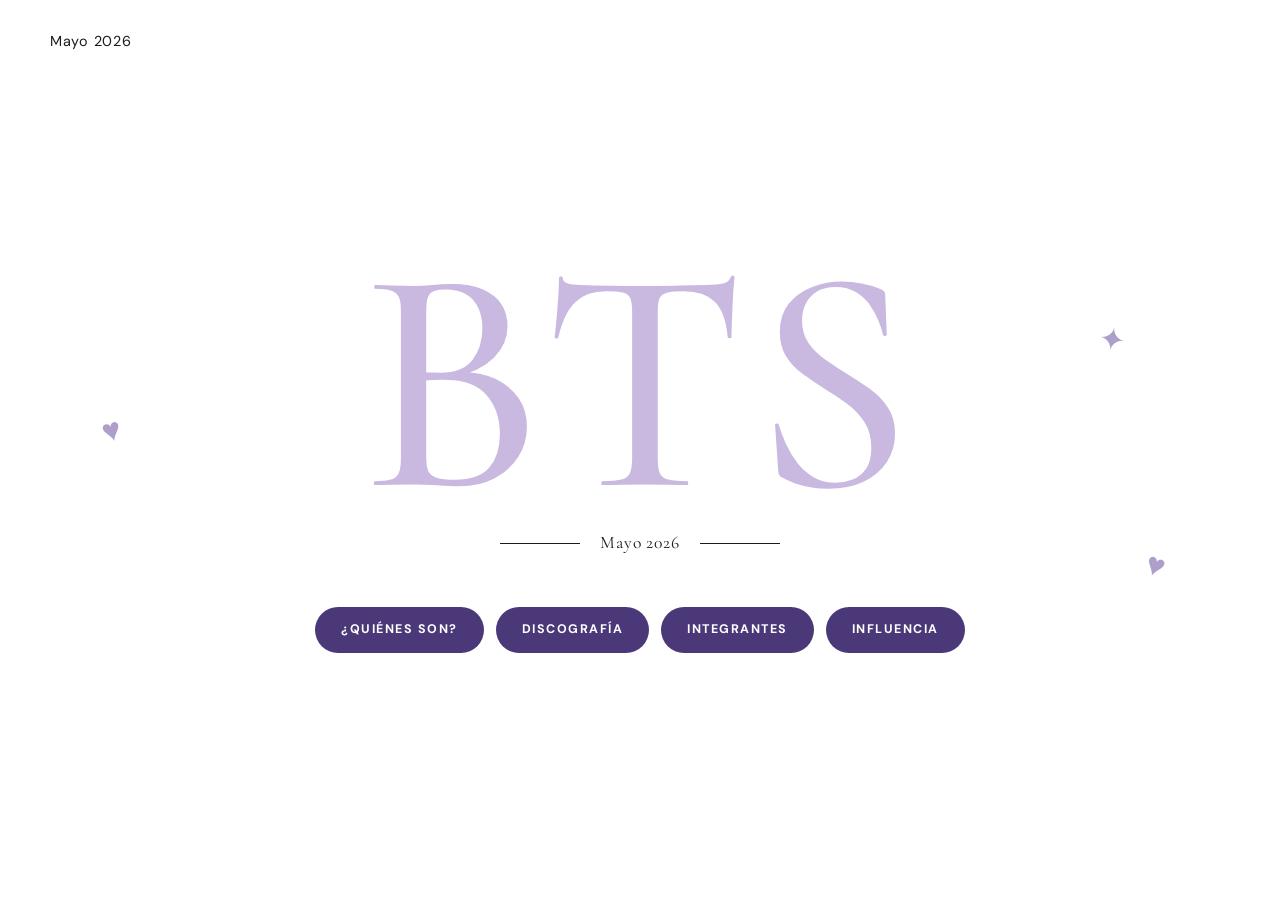
<file: index.html>
<!DOCTYPE html>
<html lang="es">
<head>
  <meta charset="UTF-8">
  <meta name="viewport" content="width=device-width, initial-scale=1.0">
  <title>BTS — Revista</title>
  <link rel="stylesheet" href="style.css">
</head>
<body id="home" class="fade-in">

  <span class="fecha-portada">Mayo 2026</span>

  <h1>BTS</h1>

  <div class="linea-fecha">
    <span class="barra"></span>
    <span class="mes">Mayo 2026</span>
    <span class="barra"></span>
  </div>

  <div class="botones-home">
    <a href="seccion1.html" class="btn-nav">¿Quiénes son?</a>
    <a href="seccion2.html" class="btn-nav">Discografía</a>
    <a href="seccion3.html" class="btn-nav">Integrantes</a>
    <a href="seccion4.html" class="btn-nav">Influencia</a>
  </div>

  <span class="garabato corazon-1">♥</span>
  <span class="garabato corazon-2">♥</span>
  <span class="garabato estrella">✦</span>

<script>
  document.querySelectorAll('a[href]').forEach(link => {
    const href = link.getAttribute('href');
    if (!href.startsWith('#') && !href.startsWith('http') && !href.endsWith('.pdf')) {
      link.addEventListener('click', e => {
        e.preventDefault();
        document.body.classList.add('fade-out');
        setTimeout(() => { window.location = href; }, 380);
      });
    }
  });
</script>
</body>
</html>
</file>
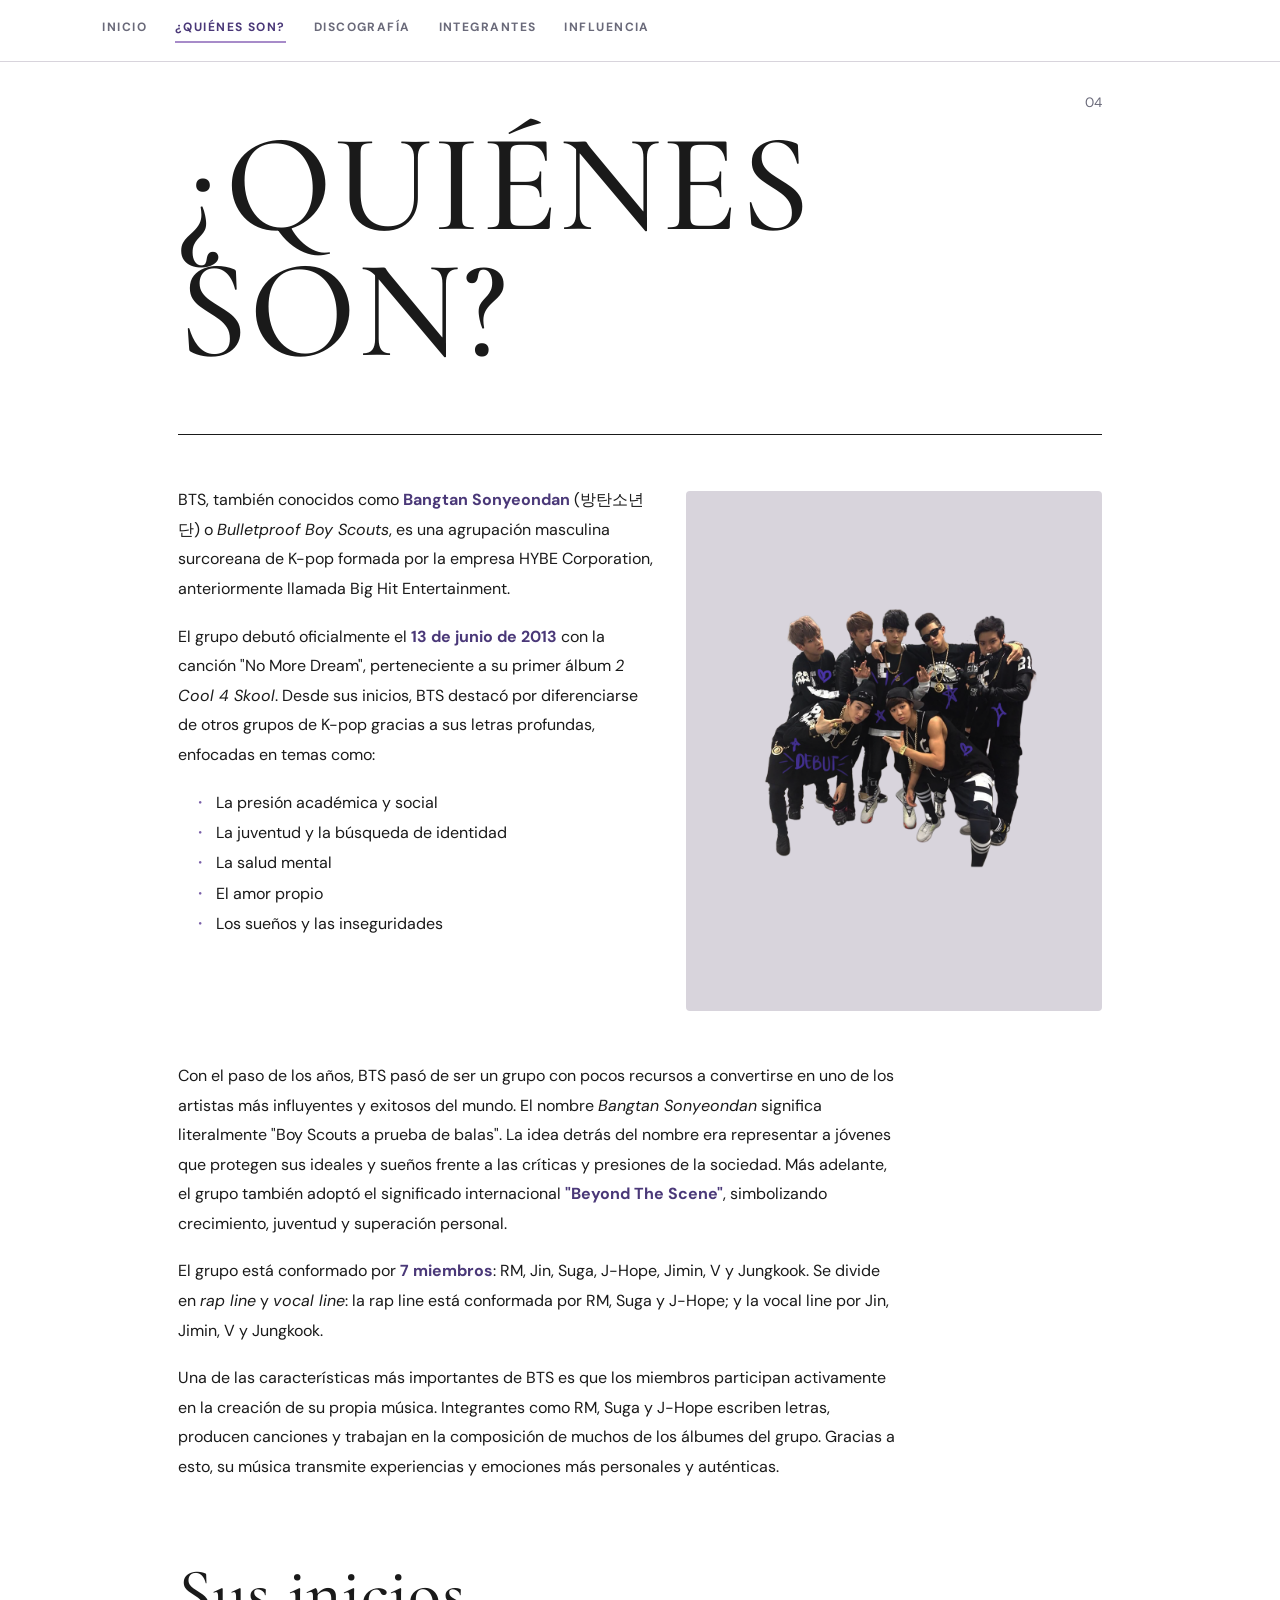
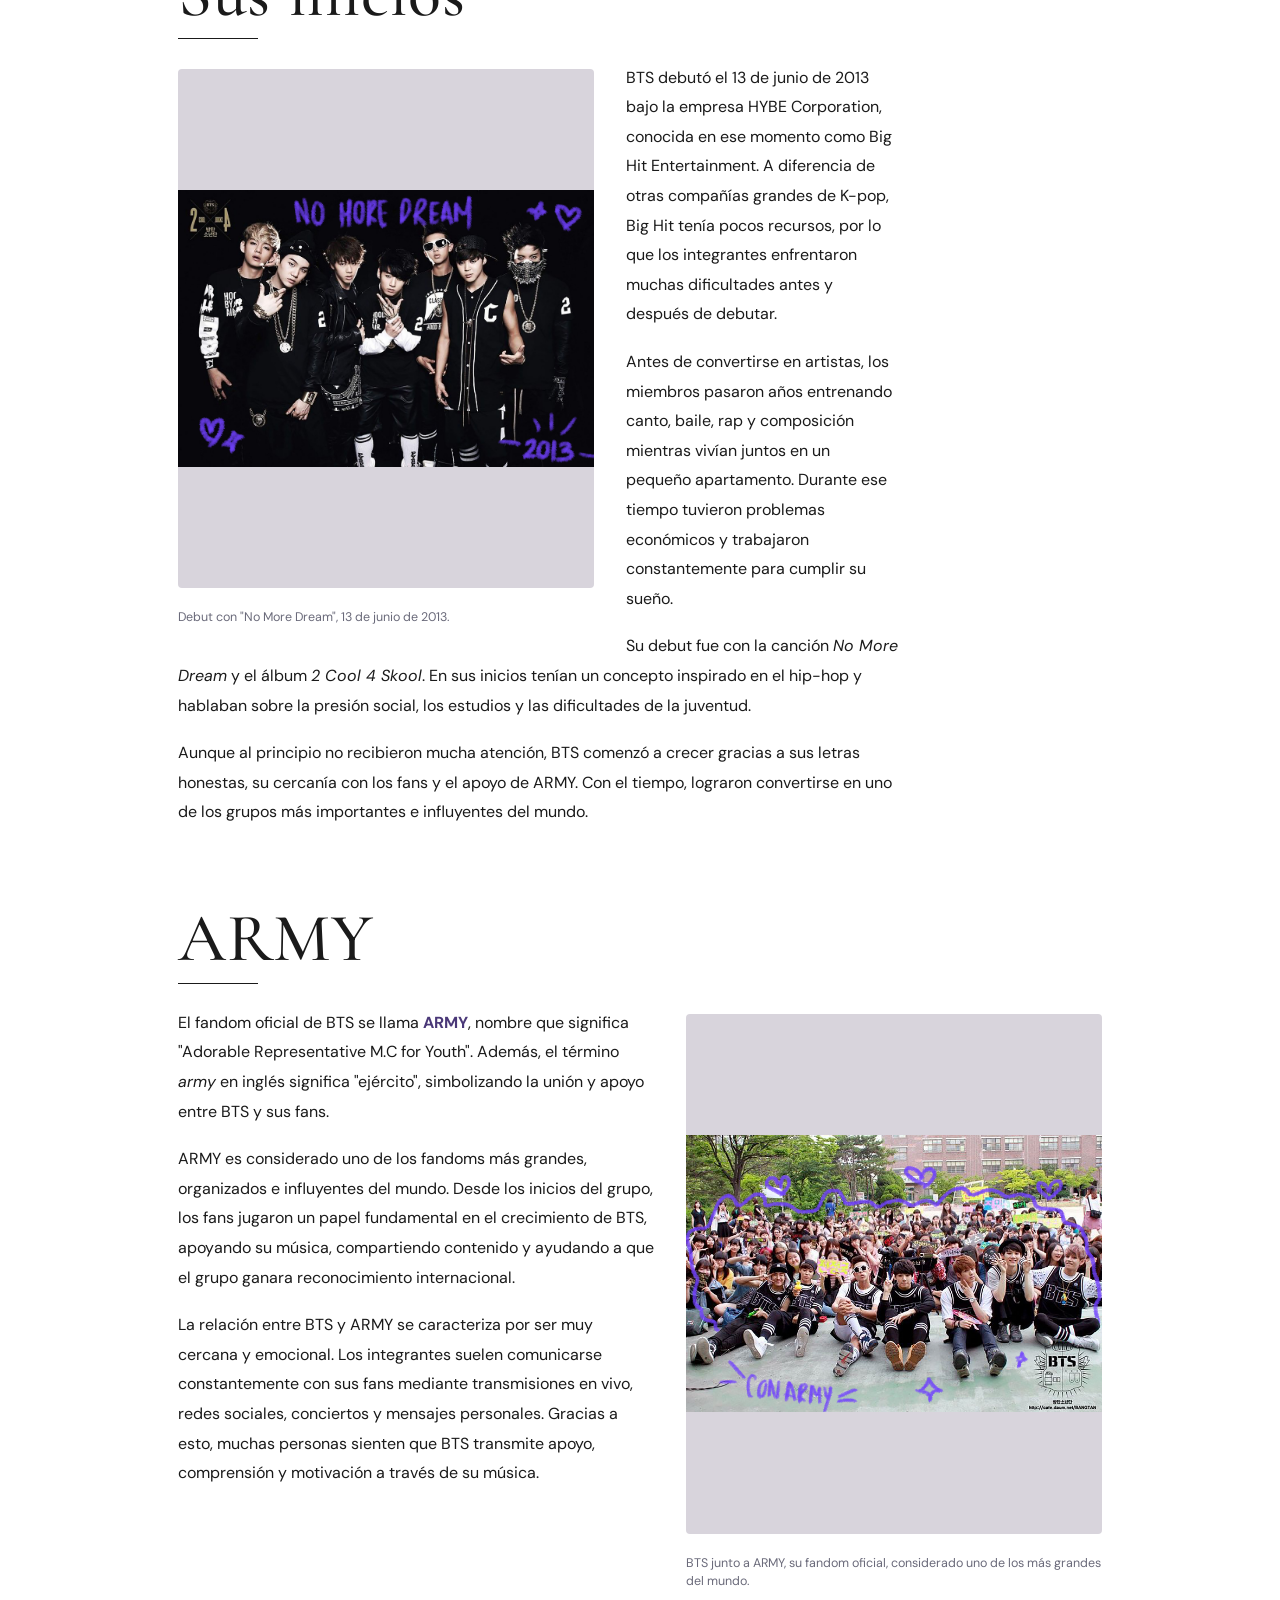
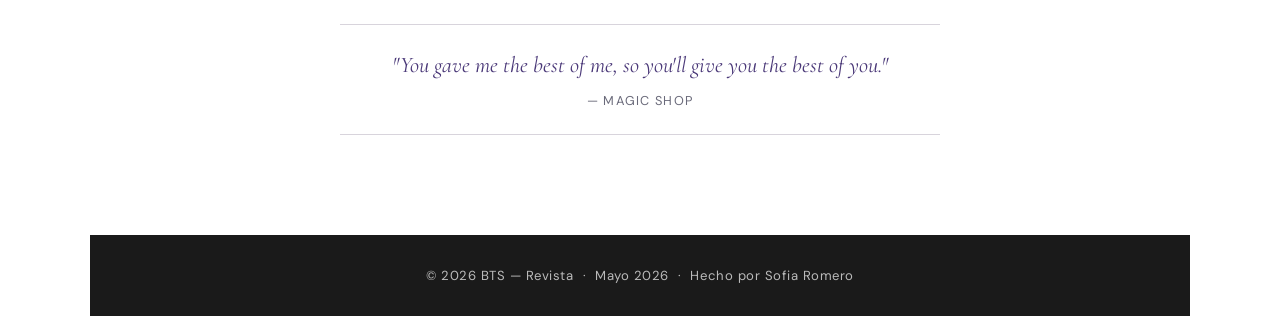
<file: seccion1.html>
<!DOCTYPE html>
<html lang="es">
<head>
  <meta charset="UTF-8">
  <meta name="viewport" content="width=device-width, initial-scale=1.0">
  <title>BTS — ¿Quiénes son?</title>
  <link rel="stylesheet" href="style.css">
</head>
<body id="sec1" class="fade-in">

<nav class="barra-nav">
  <a href="index.html">Inicio</a>
  <a href="seccion1.html" class="active">¿QUIÉNES SON?</a>
  <a href="seccion2.html">Discografía</a>
  <a href="seccion3.html">Integrantes</a>
  <a href="seccion4.html">Influencia</a>
</nav>

<main>

  <header class="seccion-header">
    <span class="numero-pagina">04</span>
    <h1>¿QUIÉNES SON?</h1>
  </header>

  <div class="linea-titulo"></div>

  <section class="contenido">

    <div class="clearfix">
      <figure class="img-placeholder mitad"><img src="debut copia.png"></figure>
        
      </figure>
      <div class="texto-articulo">
        <p>BTS, también conocidos como <strong>Bangtan Sonyeondan</strong> (방탄소년단) o <em>Bulletproof Boy Scouts</em>, es una agrupación masculina surcoreana de K-pop formada por la empresa HYBE Corporation, anteriormente llamada Big Hit Entertainment.</p>
        <p>El grupo debutó oficialmente el <strong>13 de junio de 2013</strong> con la canción "No More Dream", perteneciente a su primer álbum <em>2 Cool 4 Skool</em>. Desde sus inicios, BTS destacó por diferenciarse de otros grupos de K-pop gracias a sus letras profundas, enfocadas en temas como:</p>
        <ul class="lista-temas">
          <li>La presión académica y social</li>
          <li>La juventud y la búsqueda de identidad</li>
          <li>La salud mental</li>
          <li>El amor propio</li>
          <li>Los sueños y las inseguridades</li>
        </ul>
      </div>
    </div>

    <div class="texto-articulo">
      <p>Con el paso de los años, BTS pasó de ser un grupo con pocos recursos a convertirse en uno de los artistas más influyentes y exitosos del mundo. El nombre <em>Bangtan Sonyeondan</em> significa literalmente "Boy Scouts a prueba de balas". La idea detrás del nombre era representar a jóvenes que protegen sus ideales y sueños frente a las críticas y presiones de la sociedad. Más adelante, el grupo también adoptó el significado internacional <strong>"Beyond The Scene"</strong>, simbolizando crecimiento, juventud y superación personal.</p>
      <p>El grupo está conformado por <strong>7 miembros</strong>: RM, Jin, Suga, J-Hope, Jimin, V y Jungkook. Se divide en <em>rap line</em> y <em>vocal line</em>: la rap line está conformada por RM, Suga y J-Hope; y la vocal line por Jin, Jimin, V y Jungkook.</p>
      <p>Una de las características más importantes de BTS es que los miembros participan activamente en la creación de su propia música. Integrantes como RM, Suga y J-Hope escriben letras, producen canciones y trabajan en la composición de muchos de los álbumes del grupo. Gracias a esto, su música transmite experiencias y emociones más personales y auténticas.</p>
    </div>

    <h3 class="subtitulo-cap">Sus inicios</h3>

    <div class="clearfix">
      <figure class="img-placeholder izquierda" >
        <img src="bts debut 1 copia.jpg">  
        <figcaption>Debut con "No More Dream", 13 de junio de 2013.</figcaption>
      </figure>
      <div class="texto-articulo">
        <p>BTS debutó el 13 de junio de 2013 bajo la empresa HYBE Corporation, conocida en ese momento como Big Hit Entertainment. A diferencia de otras compañías grandes de K-pop, Big Hit tenía pocos recursos, por lo que los integrantes enfrentaron muchas dificultades antes y después de debutar.</p>
        <p>Antes de convertirse en artistas, los miembros pasaron años entrenando canto, baile, rap y composición mientras vivían juntos en un pequeño apartamento. Durante ese tiempo tuvieron problemas económicos y trabajaron constantemente para cumplir su sueño.</p>
        <p>Su debut fue con la canción <em>No More Dream</em> y el álbum <em>2 Cool 4 Skool</em>. En sus inicios tenían un concepto inspirado en el hip-hop y hablaban sobre la presión social, los estudios y las dificultades de la juventud.</p>
        <p>Aunque al principio no recibieron mucha atención, BTS comenzó a crecer gracias a sus letras honestas, su cercanía con los fans y el apoyo de ARMY. Con el tiempo, lograron convertirse en uno de los grupos más importantes e influyentes del mundo.</p>
      </div>
    </div>

    <h3 class="subtitulo-cap">ARMY</h3>

    <div class="clearfix">
      <figure class="img-placeholder mitad" data-placeholder="Foto de BTS con sus fans (ARMY) reunidos al inicio de su carrera">
        <img src="f995f9a0bb0c881b754022d174af81d1 copia.jpg" >
        <figcaption>BTS junto a ARMY, su fandom oficial, considerado uno de los más grandes del mundo.</figcaption>
      </figure>
      <div class="texto-articulo">
        <p>El fandom oficial de BTS se llama <strong>ARMY</strong>, nombre que significa "Adorable Representative M.C for Youth". Además, el término <em>army</em> en inglés significa "ejército", simbolizando la unión y apoyo entre BTS y sus fans.</p>
        <p>ARMY es considerado uno de los fandoms más grandes, organizados e influyentes del mundo. Desde los inicios del grupo, los fans jugaron un papel fundamental en el crecimiento de BTS, apoyando su música, compartiendo contenido y ayudando a que el grupo ganara reconocimiento internacional.</p>
        <p>La relación entre BTS y ARMY se caracteriza por ser muy cercana y emocional. Los integrantes suelen comunicarse constantemente con sus fans mediante transmisiones en vivo, redes sociales, conciertos y mensajes personales. Gracias a esto, muchas personas sienten que BTS transmite apoyo, comprensión y motivación a través de su música.</p>
      </div>
    </div>

    <div class="cita">
      "You gave me the best of me, so you'll give you the best of you."
      <span class="fuente">— Magic Shop</span>
    </div>

  </section>

  <footer class="pie">
    <p>© 2026 BTS — Revista &nbsp;·&nbsp; Mayo 2026 &nbsp;·&nbsp; Hecho por Sofia Romero</p>
  </footer>

</main>

<script>
  document.querySelectorAll('a[href]').forEach(link => {
    const href = link.getAttribute('href');
    if (!href.startsWith('#') && !href.startsWith('http') && !href.endsWith('.pdf')) {
      link.addEventListener('click', e => {
        e.preventDefault();
        document.body.classList.add('fade-out');
        setTimeout(() => { window.location = href; }, 380);
      });
    }
  });
</script>
</body>
</html>
</file>
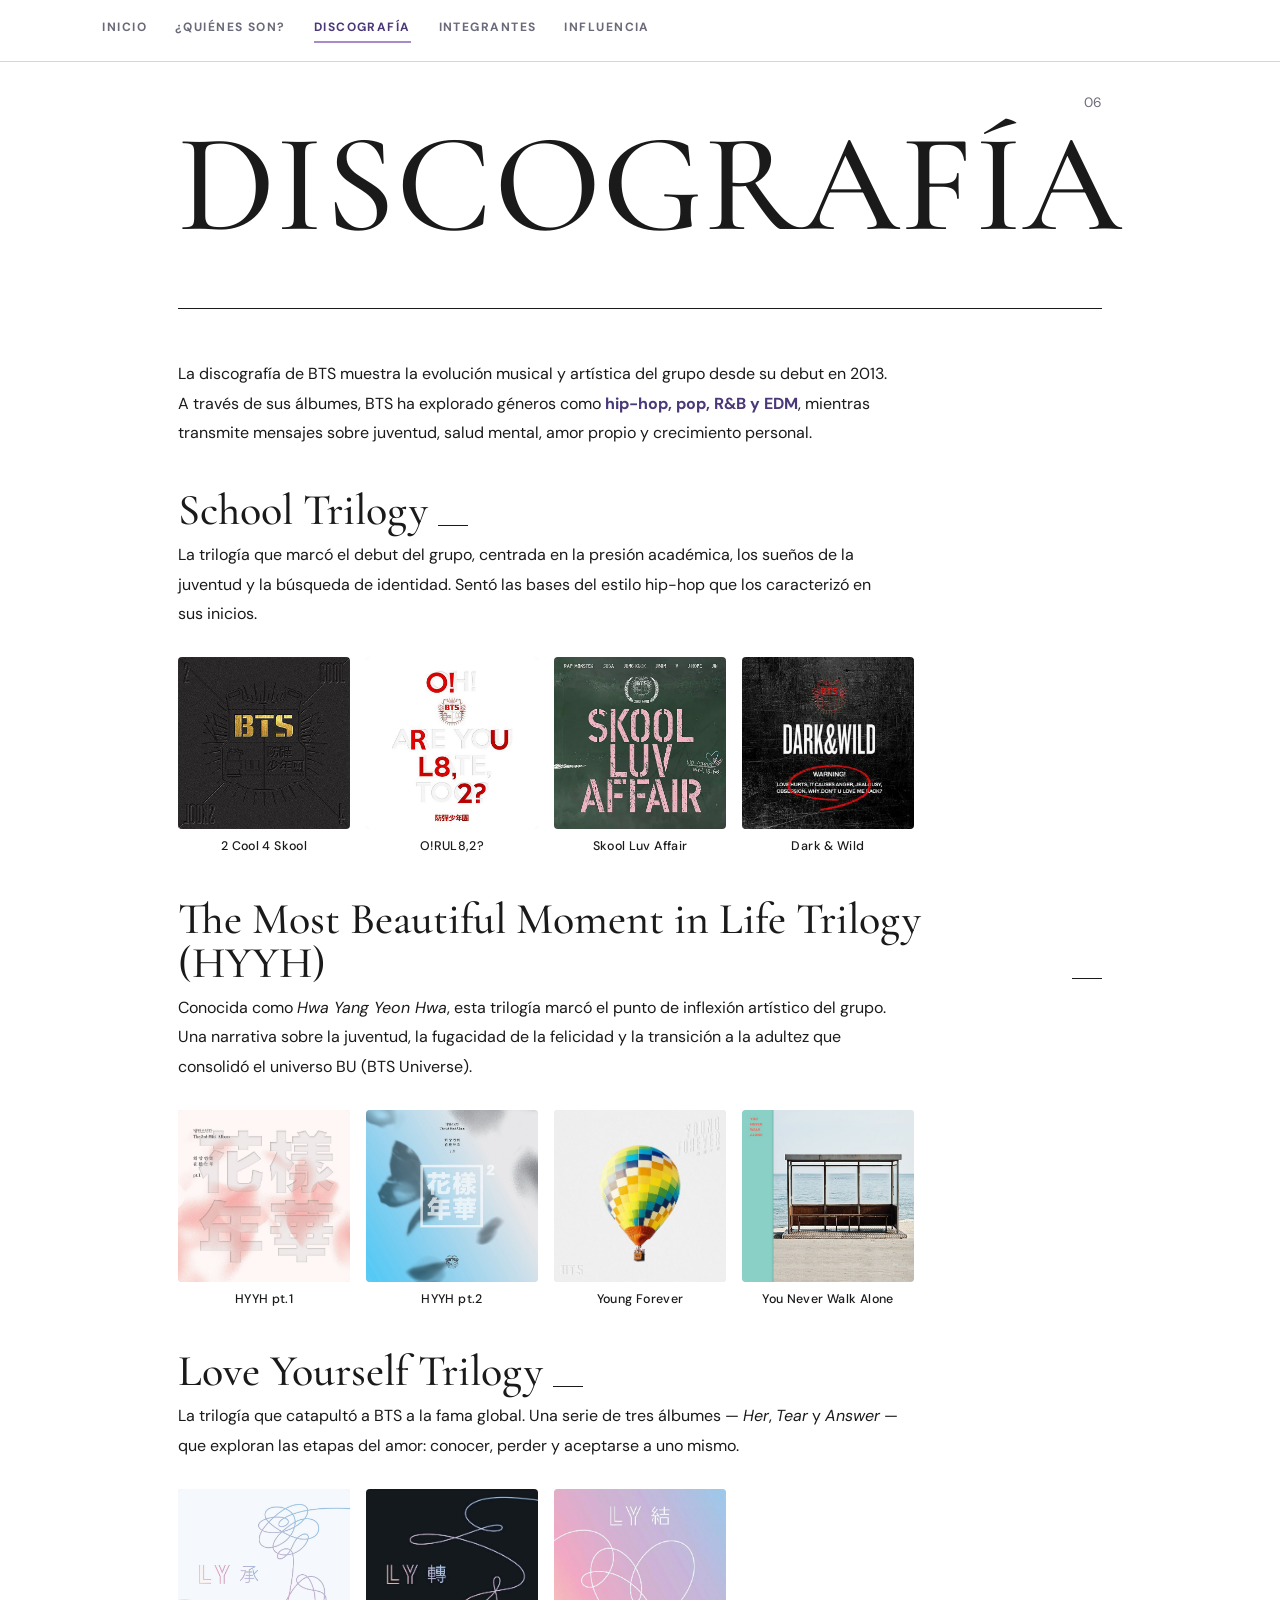
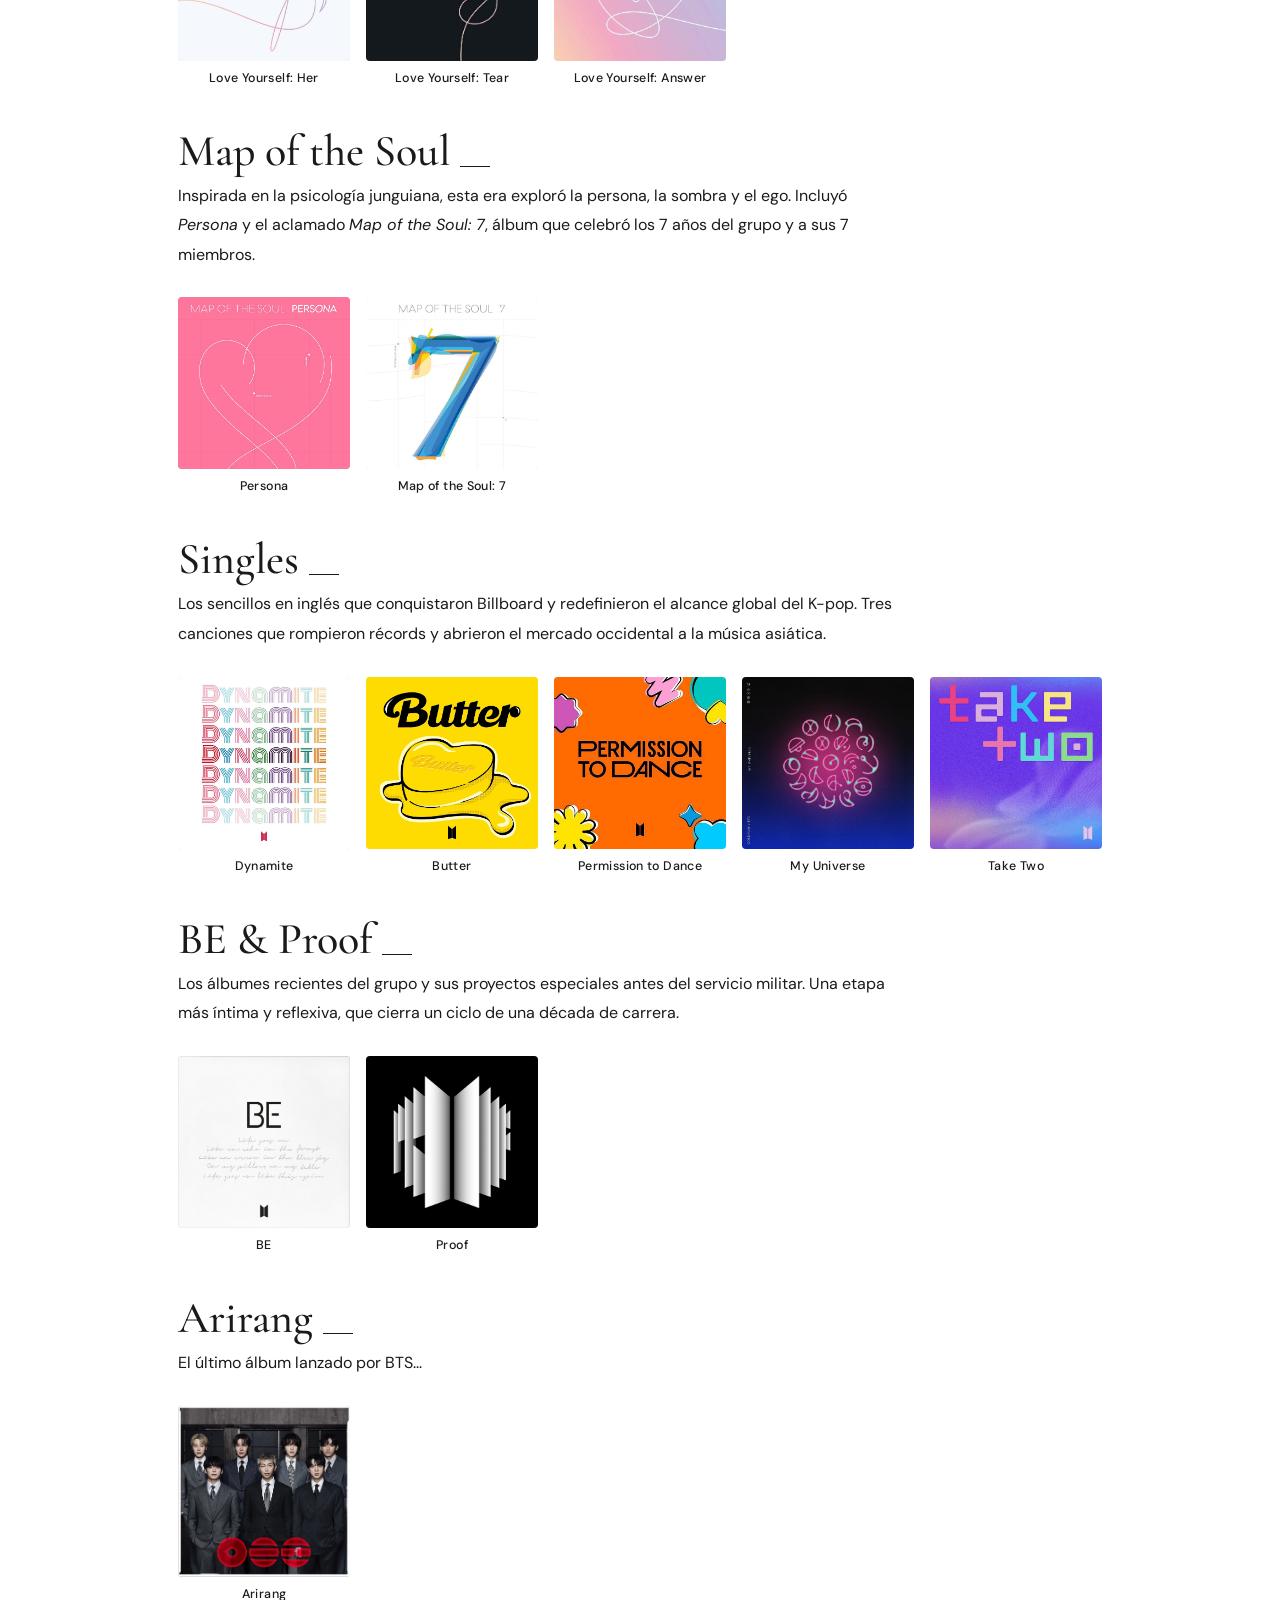
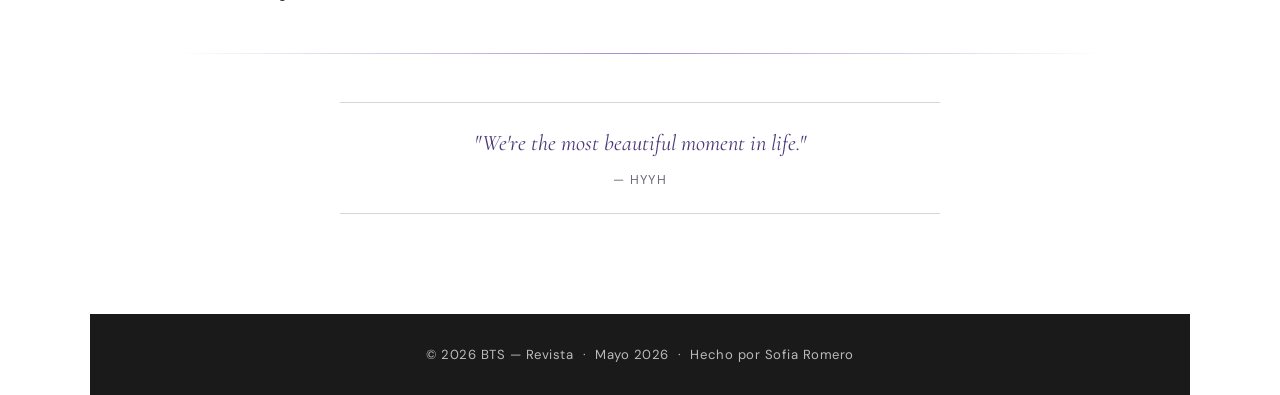
<file: seccion2.html>
<!DOCTYPE html>
<html lang="es">
<head>
  <meta charset="UTF-8">
  <meta name="viewport" content="width=device-width, initial-scale=1.0">
  <title>BTS — Discografía</title>
  <link rel="stylesheet" href="style.css">
</head>
<body id="sec2" class="fade-in">

<nav class="barra-nav">
  <a href="index.html">Inicio</a>
  <a href="seccion1.html">¿Quiénes son?</a>
  <a href="seccion2.html" class="active">Discografía</a>
  <a href="seccion3.html">Integrantes</a>
  <a href="seccion4.html">Influencia</a>
</nav>

<main>

  <header class="seccion-header">
    <span class="numero-pagina">06</span>
    <h1>DISCOGRAFÍA</h1>
  </header>

  <div class="linea-titulo"></div>

  <section class="contenido">

    <div class="texto-articulo">
      <p>La discografía de BTS muestra la evolución musical y artística del grupo desde su debut en 2013. A través de sus álbumes, BTS ha explorado géneros como <strong>hip-hop, pop, R&B y EDM</strong>, mientras transmite mensajes sobre juventud, salud mental, amor propio y crecimiento personal.</p>
    </div>

    <!-- ========= SCHOOL TRILOGY ========= -->
    <div class="era-disco">
      <h3>School Trilogy</h3>
      <div class="texto-articulo">
        <p>La trilogía que marcó el debut del grupo, centrada en la presión académica, los sueños de la juventud y la búsqueda de identidad. Sentó las bases del estilo hip-hop que los caracterizó en sus inicios.</p>
      </div>
      <div class="galeria-discos">
        <div class="disco">
          <div class="img-disco" data-placeholder>
            <img src="2 cool 4 skool copia.jpg" >
          </div>
          <span class="nombre-disco">2 Cool 4 Skool</span>
        </div>
        <div class="disco">
          <div class="img-disco" data-placeholder>
            <img src="orul82 copia.jpg" >
          </div>
          <span class="nombre-disco">O!RUL8,2?</span>
        </div>
        <div class="disco">
          <div class="img-disco" data-placeholder>
            <img src="skool luv affair copia.jpg" >
          </div>
          <span class="nombre-disco">Skool Luv Affair</span>
        </div>
        <div class="disco">
          <div class="img-disco" data-placeholder>
            <img src="dark & wild copia.jpg">
          </div>
          <span class="nombre-disco">Dark & Wild</span>
        </div>
      </div>
    </div>

    <!-- ========= HYYH TRILOGY ========= -->
    <div class="era-disco">
      <h3>The Most Beautiful Moment in Life Trilogy (HYYH)</h3>
      <div class="texto-articulo">
        <p>Conocida como <em>Hwa Yang Yeon Hwa</em>, esta trilogía marcó el punto de inflexión artístico del grupo. Una narrativa sobre la juventud, la fugacidad de la felicidad y la transición a la adultez que consolidó el universo BU (BTS Universe).</p>
      </div>
      <div class="galeria-discos">
        <div class="disco">
          <div class="img-disco" data-placeholder>
            <img src="the most beautiful moment in life pt1 copia.jpg">
          </div>
          <span class="nombre-disco">HYYH pt.1</span>
        </div>
        <div class="disco">
          <div class="img-disco" data-placeholder>
            <img src="the most beautiful moment in life pt2 copia.jpg">
          </div>
          <span class="nombre-disco">HYYH pt.2</span>
        </div>
        <div class="disco">
          <div class="img-disco" data-placeholder>
            <img src="the most beautiful moment in life young forever copia.jpg">
          </div>
          <span class="nombre-disco">Young Forever</span>
        </div>
        <div class="disco">
          <div class="img-disco" data-placeholder>
            <img src="you never walk alone copia.jpg">
          </div>
          <span class="nombre-disco">You Never Walk Alone</span>
        </div>
      </div>
    </div>

    <!-- ========= LOVE YOURSELF TRILOGY ========= -->
    <div class="era-disco">
      <h3>Love Yourself Trilogy</h3>
      <div class="texto-articulo">
        <p>La trilogía que catapultó a BTS a la fama global. Una serie de tres álbumes — <em>Her</em>, <em>Tear</em> y <em>Answer</em> — que exploran las etapas del amor: conocer, perder y aceptarse a uno mismo.</p>
      </div>
      <div class="galeria-discos">
        <div class="disco">
          <div class="img-disco" data-placeholder>
            <img src="love yourself her copia.jpg">
          </div>
          <span class="nombre-disco">Love Yourself: Her</span>
        </div>
        <div class="disco">
          <div class="img-disco" data-placeholder>
            <img src="love yourself tear copia.jpg">
          </div>
          <span class="nombre-disco">Love Yourself: Tear</span>
        </div>
        <div class="disco">
          <div class="img-disco" data-placeholder>
            <img src="love yourself answer copia.jpg">
          </div>
          <span class="nombre-disco">Love Yourself: Answer</span>
        </div>
      </div>
    </div>

    <!-- ========= MAP OF THE SOUL ========= -->
    <div class="era-disco">
      <h3>Map of the Soul</h3>
      <div class="texto-articulo">
        <p>Inspirada en la psicología junguiana, esta era exploró la persona, la sombra y el ego. Incluyó <em>Persona</em> y el aclamado <em>Map of the Soul: 7</em>, álbum que celebró los 7 años del grupo y a sus 7 miembros.</p>
      </div>
      <div class="galeria-discos">
        <div class="disco">
          <div class="img-disco" data-placeholder>
            <img src="map of the soul persona copia.jpg">
          </div>
          <span class="nombre-disco">Persona</span>
        </div>
        <div class="disco">
          <div class="img-disco" data-placeholder>
            <img src="map of the soul 7 copia.jpg">
          </div>
          <span class="nombre-disco">Map of the Soul: 7</span>
        </div>
      </div>
    </div>

    <!-- ========= SINGLES GLOBALES ========= -->
    <div class="era-disco">
      <h3>Singles</h3>
      <div class="texto-articulo">
        <p>Los sencillos en inglés que conquistaron Billboard y redefinieron el alcance global del K-pop. Tres canciones que rompieron récords y abrieron el mercado occidental a la música asiática.</p>
      </div>
      <div class="galeria-discos">
        <div class="disco">
          <div class="img-disco" data-placeholder>
            <img src="dynamite copia.jpg">
          </div>
          <span class="nombre-disco">Dynamite</span>
        </div>
        <div class="disco">
          <div class="img-disco" data-placeholder>
            <img src="butter copia.jpg">
          </div>
          <span class="nombre-disco">Butter</span>
        </div>
        <div class="disco">
          <div class="img-disco" data-placeholder>
            <img src="ptd copia.jpg">
          </div>
          <span class="nombre-disco">Permission to Dance</span>
        </div>
        <div class="disco">
          <div class="img-disco" data-placeholder>
            <img src="my universe copia.jpg">
          </div>
          <span class="nombre-disco">My Universe</span>
        </div>
        <div class="disco">
          <div class="img-disco" data-placeholder>
            <img src="take two copia.jpg">
          </div>
          <span class="nombre-disco">Take Two</span>
        </div>
    </div>

    <!-- ========= ÚLTIMOS LANZAMIENTOS ========= -->
    <div class="era-disco">
      <h3>BE & Proof</h3>
      <div class="texto-articulo">
        <p>Los álbumes recientes del grupo y sus proyectos especiales antes del servicio militar. Una etapa más íntima y reflexiva, que cierra un ciclo de una década de carrera.</p>
      </div>
      <div class="galeria-discos">
        <div class="disco">
          <div class="img-disco" data-placeholder>
            <img src="BE copia.jpg">
          </div>
          <span class="nombre-disco">BE</span>
        </div>
        <div class="disco">
            <div class="img-disco" data-placeholder>
                <img src="proof copia.jpg">
            </div>
            <span class="nombre-disco">Proof</span>
        </div>
    </div> 
</div> 

         <!-- ========= ÚLTIMO LANZAMIENTO ========= -->
 <div class="era-disco">
    <h3>Arirang</h3>
    <div class="texto-articulo">
        <p>El último álbum lanzado por BTS...</p>
    </div>
    <div class="galeria-discos">
        <div class="disco">
            <div class="img-disco" data-placeholder>
                <img src="arirang copia.jpg">
            </div>
            <span class="nombre-disco">Arirang</span>
        </div>
    </div>
</div>
    
    <div class="divisor"></div>

    <div class="cita">
      "We're the most beautiful moment in life."
      <span class="fuente">— HYYH</span>
    </div>

  </section>

  <footer class="pie">
    <p>© 2026 BTS — Revista &nbsp;·&nbsp; Mayo 2026 &nbsp;·&nbsp; Hecho por Sofia Romero</p>
  </footer>

</main>

<script>
  document.querySelectorAll('a[href]').forEach(link => {
    const href = link.getAttribute('href');
    if (!href.startsWith('#') && !href.startsWith('http') && !href.endsWith('.pdf')) {
      link.addEventListener('click', e => {
        e.preventDefault();
        document.body.classList.add('fade-out');
        setTimeout(() => { window.location = href; }, 380);
      });
    }
  });
</script>
</body>
</html>
</file>
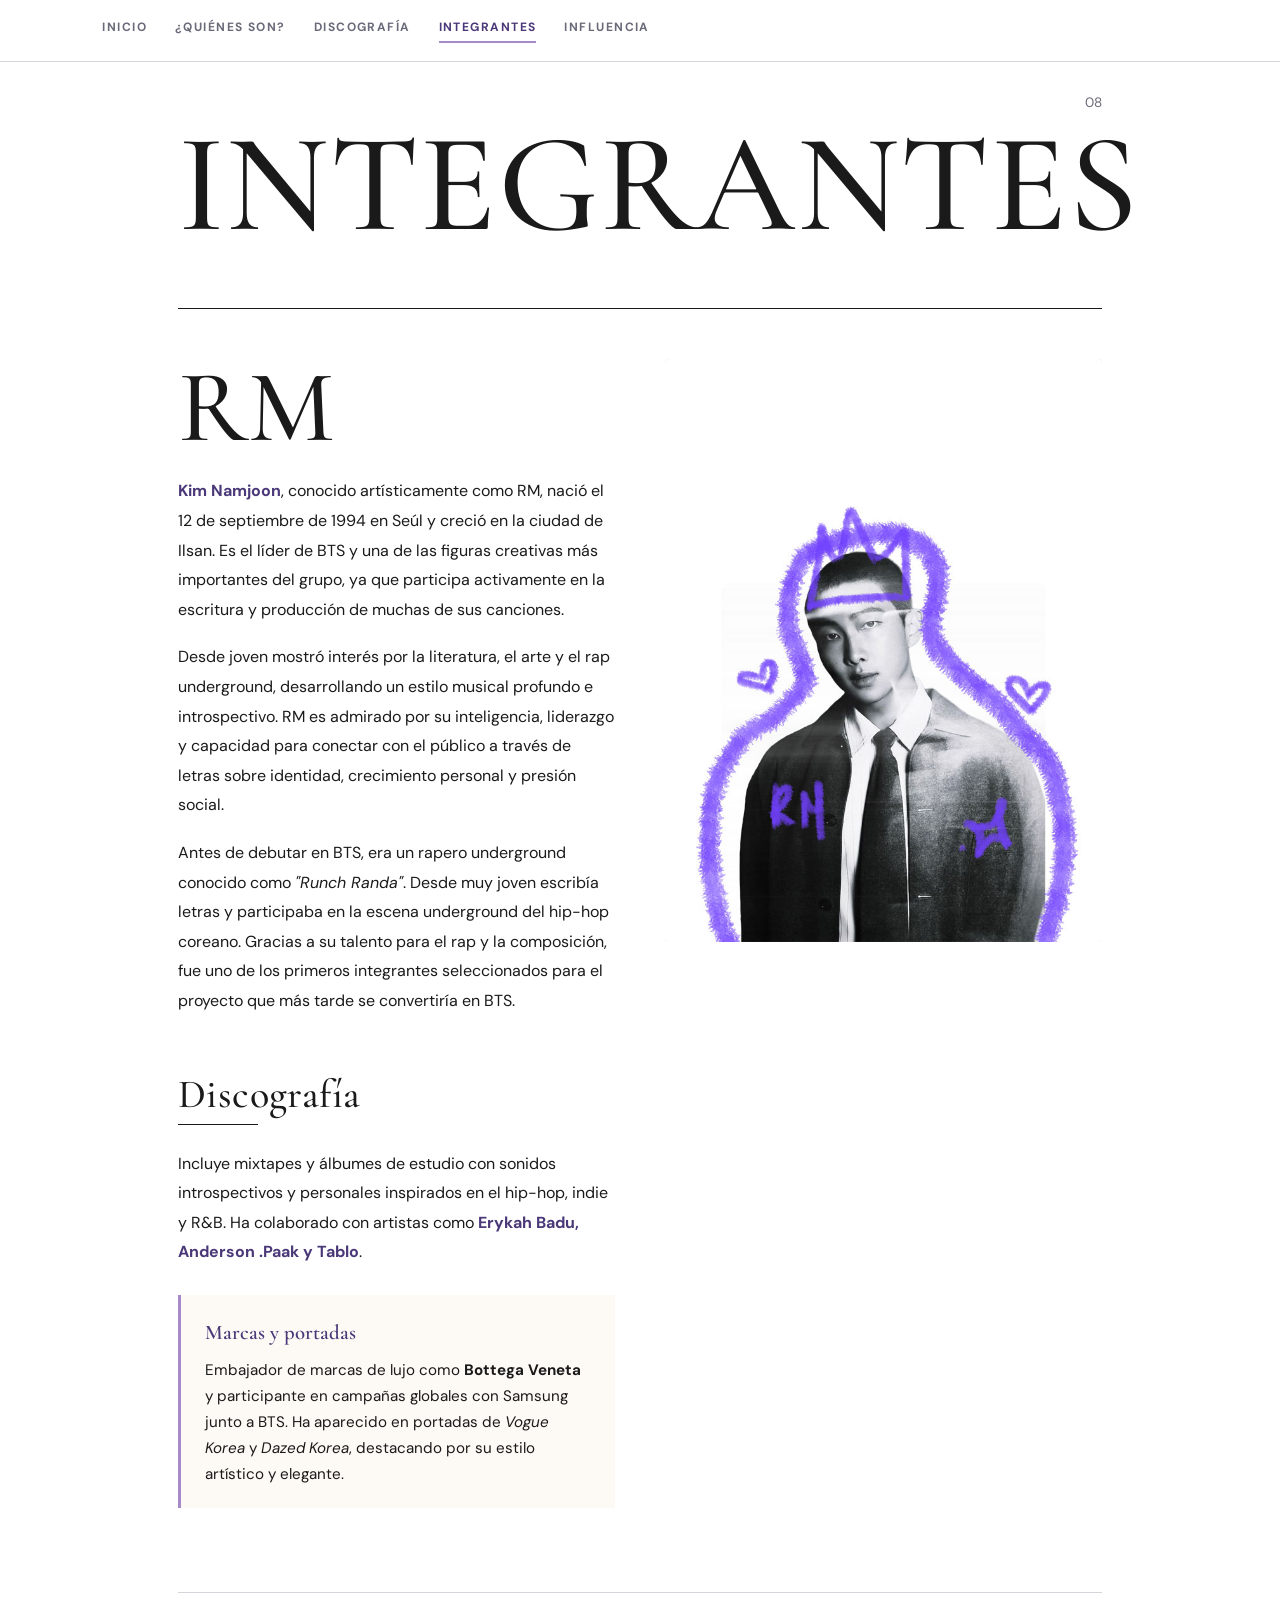
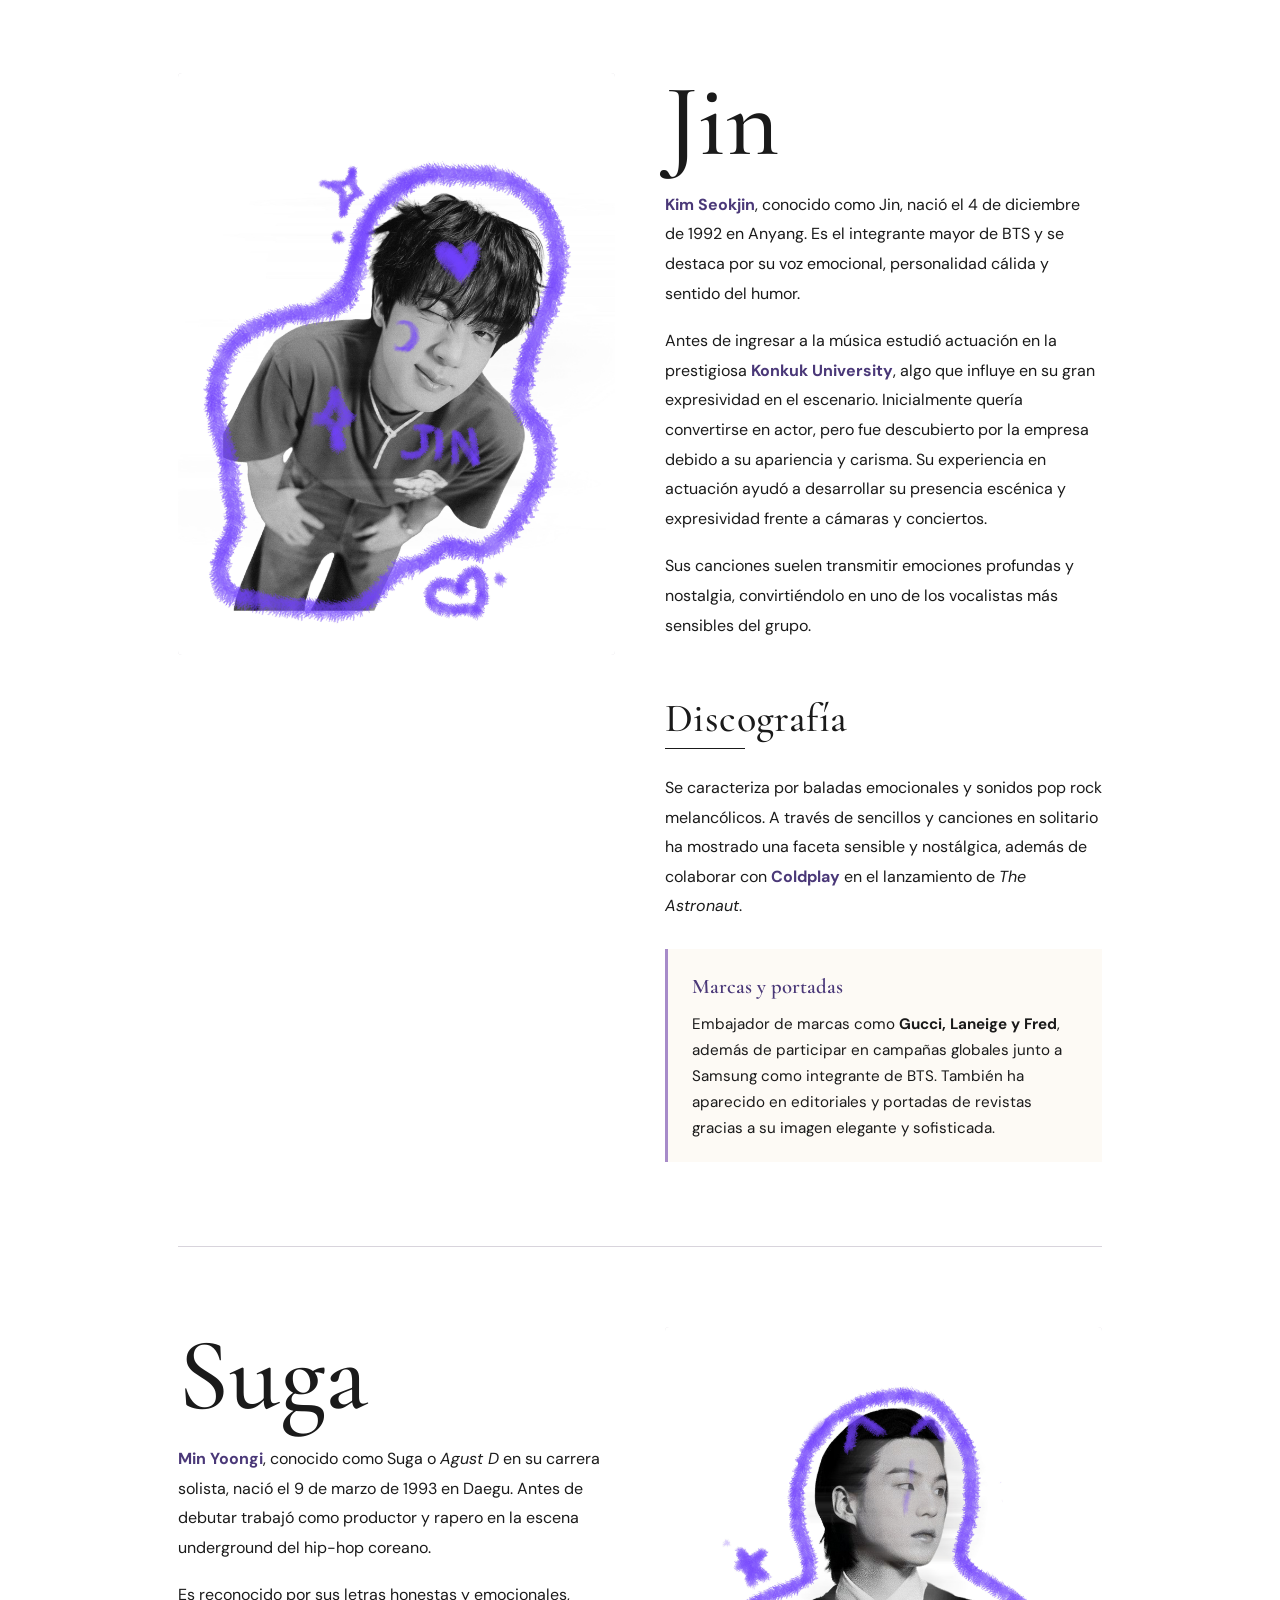
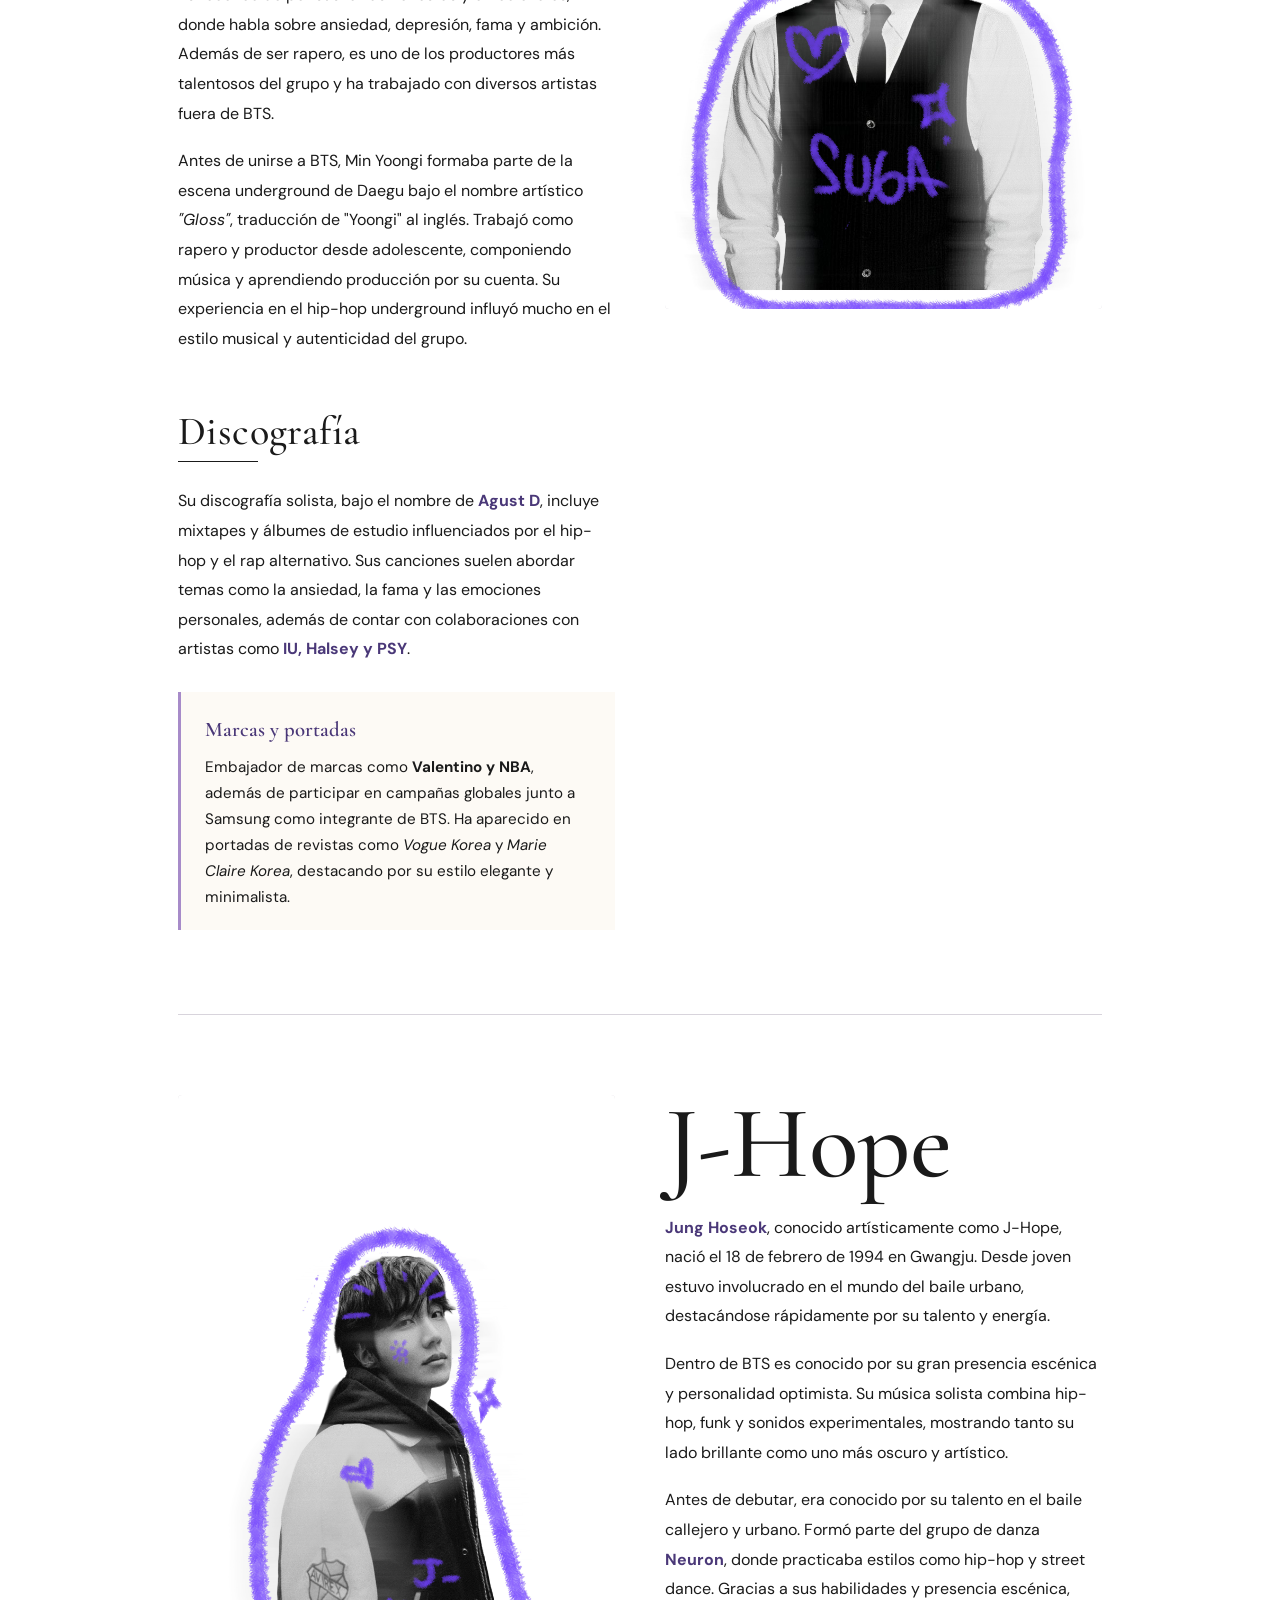
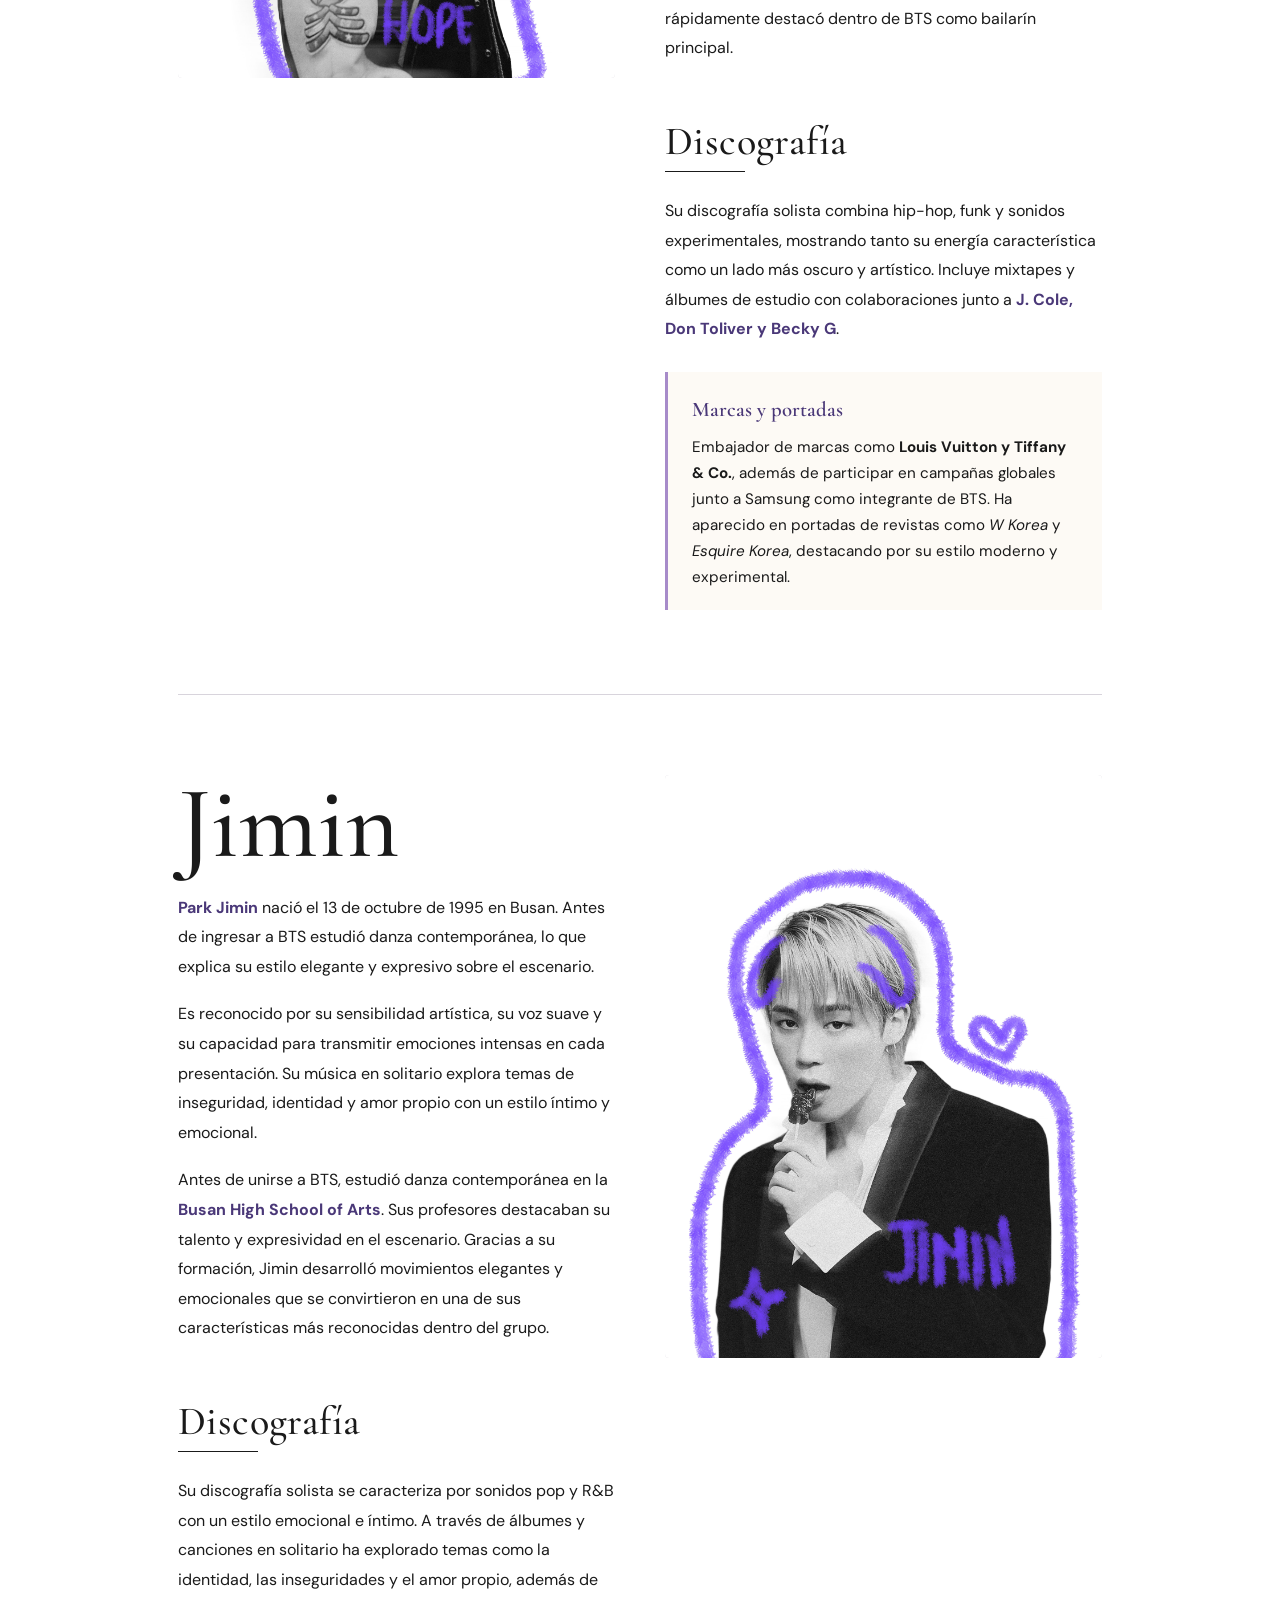
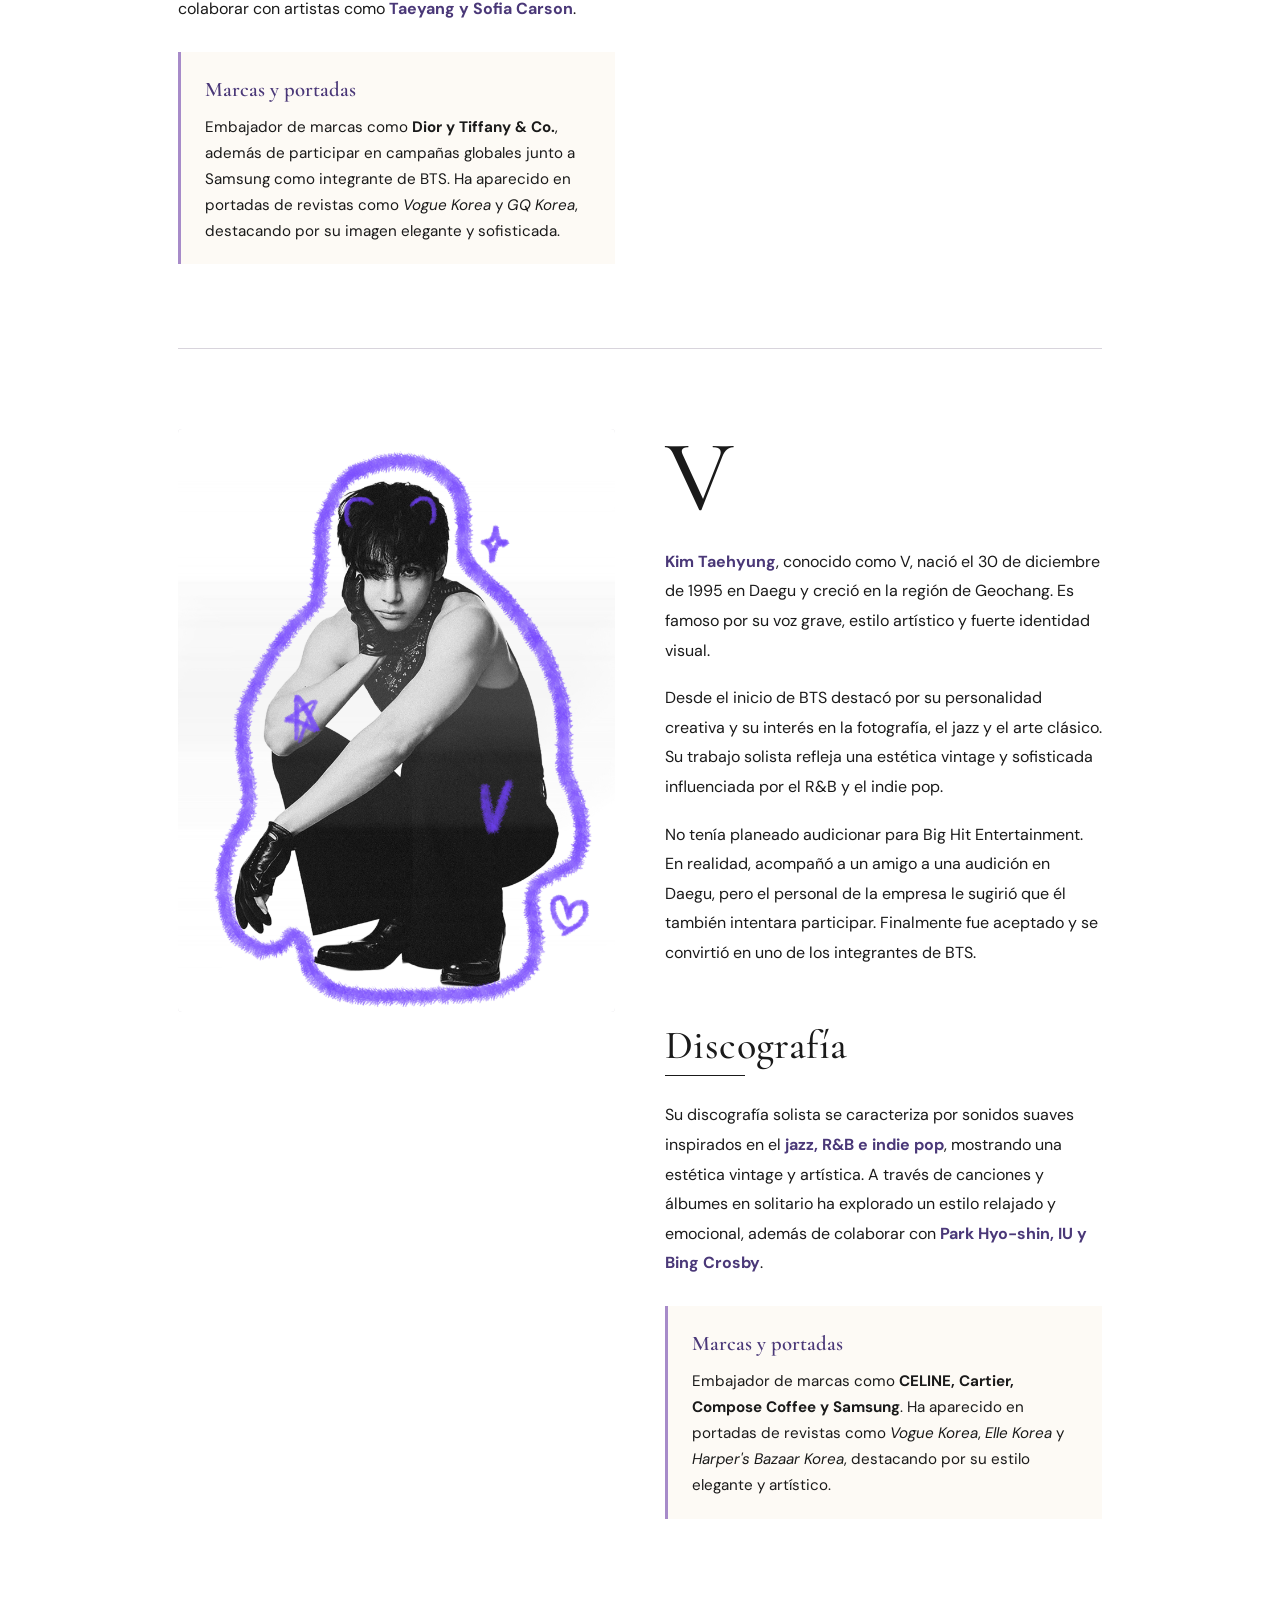
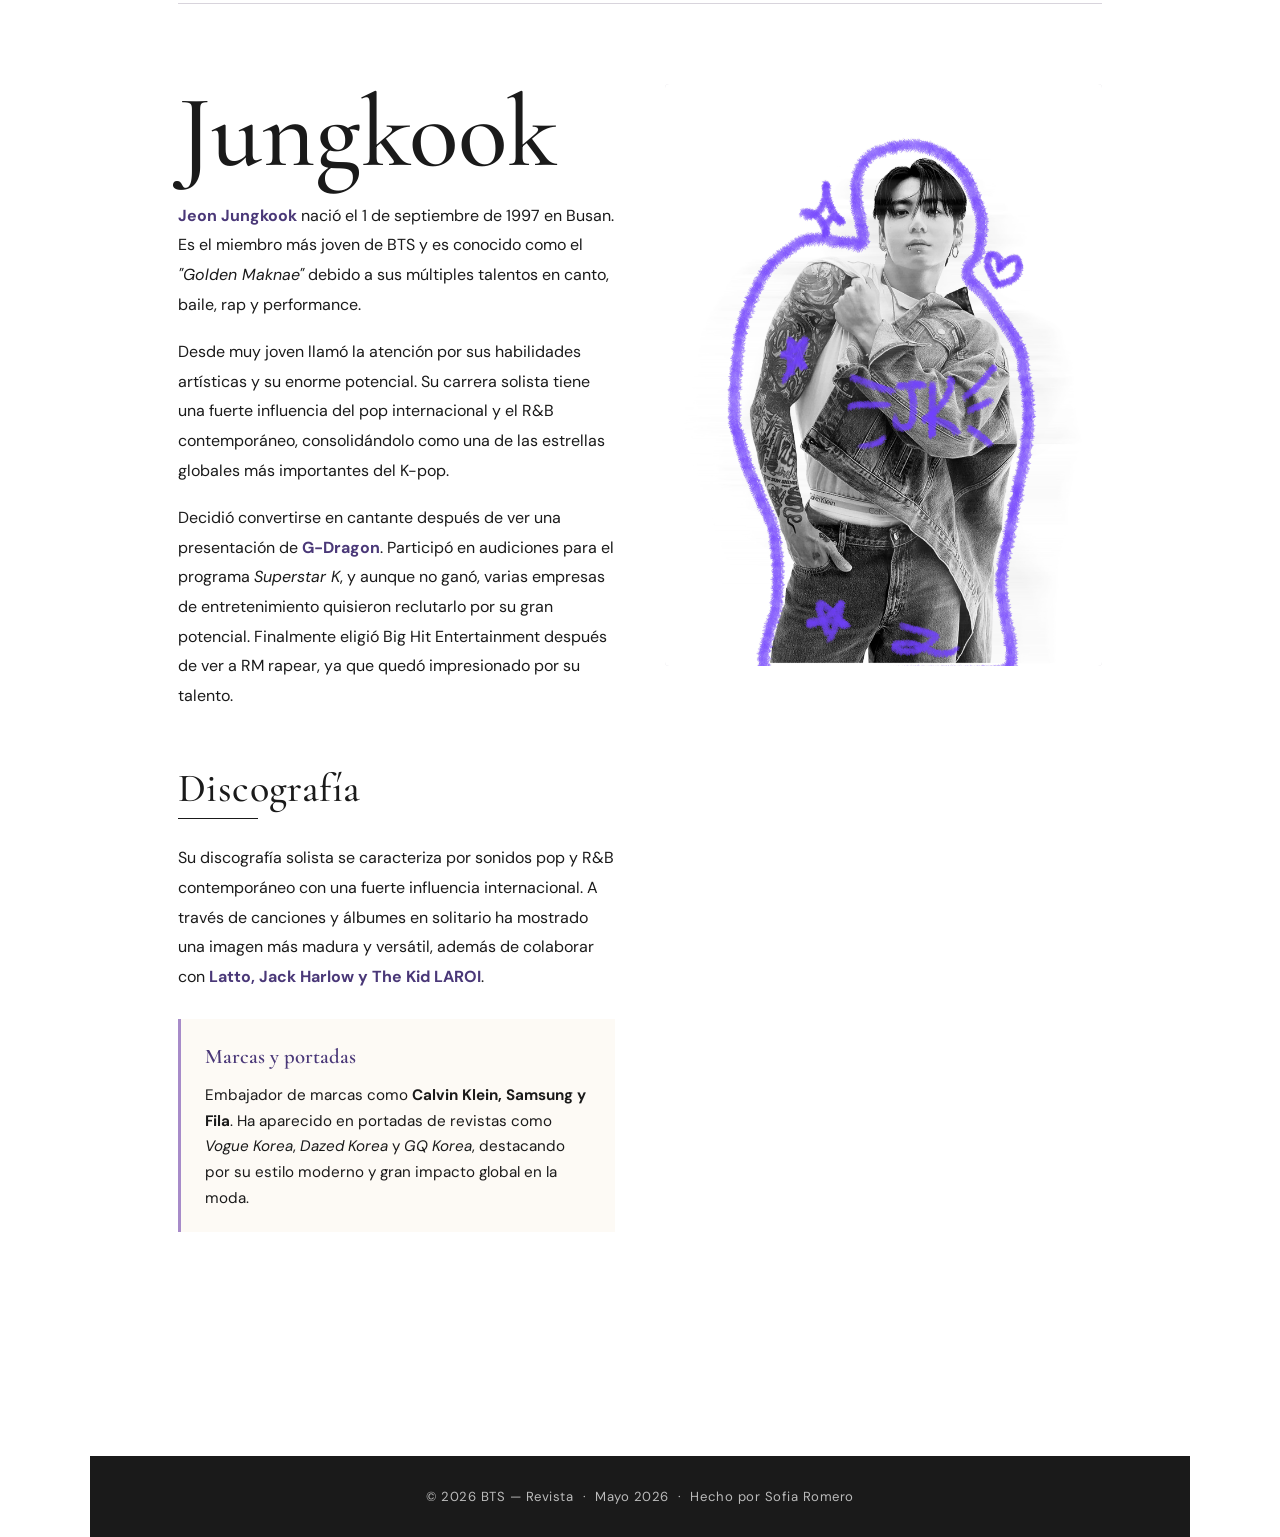
<file: seccion3.html>
<!DOCTYPE html>
<html lang="es">
<head>
  <meta charset="UTF-8">
  <meta name="viewport" content="width=device-width, initial-scale=1.0">
  <title>BTS — Integrantes</title>
  <link rel="stylesheet" href="style.css">
</head>
<body id="sec3" class="fade-in">

<nav class="barra-nav">
  <a href="index.html">Inicio</a>
  <a href="seccion1.html">¿Quiénes son?</a>
  <a href="seccion2.html">Discografía</a>
  <a href="seccion3.html" class="active">Integrantes</a>
  <a href="seccion4.html">Influencia</a>
</nav>

<main>

  <header class="seccion-header">
    <span class="numero-pagina">08</span>
    <h1>INTEGRANTES</h1>
  </header>

  <div class="linea-titulo"></div>

  <section class="contenido">

    <!-- ============ RM ============ -->
    <article class="miembro">
      <div class="info-miembro">
        <h2>RM</h2>
        <div class="texto-articulo">
          <p><strong>Kim Namjoon</strong>, conocido artísticamente como RM, nació el 12 de septiembre de 1994 en Seúl y creció en la ciudad de Ilsan. Es el líder de BTS y una de las figuras creativas más importantes del grupo, ya que participa activamente en la escritura y producción de muchas de sus canciones.</p>
          <p>Desde joven mostró interés por la literatura, el arte y el rap underground, desarrollando un estilo musical profundo e introspectivo. RM es admirado por su inteligencia, liderazgo y capacidad para conectar con el público a través de letras sobre identidad, crecimiento personal y presión social.</p>
          <p>Antes de debutar en BTS, era un rapero underground conocido como <em>"Runch Randa"</em>. Desde muy joven escribía letras y participaba en la escena underground del hip-hop coreano. Gracias a su talento para el rap y la composición, fue uno de los primeros integrantes seleccionados para el proyecto que más tarde se convertiría en BTS.</p>
        </div>

        <h3 class="subtitulo-cap">Discografía</h3>
        <div class="texto-articulo">
          <p>Incluye mixtapes y álbumes de estudio con sonidos introspectivos y personales inspirados en el hip-hop, indie y R&B. Ha colaborado con artistas como <strong>Erykah Badu, Anderson .Paak y Tablo</strong>.</p>
        </div>

        <div class="bloque-info">
          <h4>Marcas y portadas</h4>
          <p>Embajador de marcas de lujo como <strong>Bottega Veneta</strong> y participante en campañas globales con Samsung junto a BTS. Ha aparecido en portadas de <em>Vogue Korea</em> y <em>Dazed Korea</em>, destacando por su estilo artístico y elegante.</p>
        </div>
      </div>

      <div class="foto-miembro">
        <img src="namjoon 3 copia.jpg">
      </div>
    </article>

    <!-- ============ JIN ============ -->
    <article class="miembro">
      <div class="foto-miembro" >
        <img src="jin copia.jpg" >
      </div>

      <div class="info-miembro">
        <h2>Jin</h2>
        <div class="texto-articulo">
          <p><strong>Kim Seokjin</strong>, conocido como Jin, nació el 4 de diciembre de 1992 en Anyang. Es el integrante mayor de BTS y se destaca por su voz emocional, personalidad cálida y sentido del humor.</p>
          <p>Antes de ingresar a la música estudió actuación en la prestigiosa <strong>Konkuk University</strong>, algo que influye en su gran expresividad en el escenario. Inicialmente quería convertirse en actor, pero fue descubierto por la empresa debido a su apariencia y carisma. Su experiencia en actuación ayudó a desarrollar su presencia escénica y expresividad frente a cámaras y conciertos.</p>
          <p>Sus canciones suelen transmitir emociones profundas y nostalgia, convirtiéndolo en uno de los vocalistas más sensibles del grupo.</p>
        </div>

        <h3 class="subtitulo-cap">Discografía</h3>
        <div class="texto-articulo">
          <p>Se caracteriza por baladas emocionales y sonidos pop rock melancólicos. A través de sencillos y canciones en solitario ha mostrado una faceta sensible y nostálgica, además de colaborar con <strong>Coldplay</strong> en el lanzamiento de <em>The Astronaut</em>.</p>
        </div>

        <div class="bloque-info">
          <h4>Marcas y portadas</h4>
          <p>Embajador de marcas como <strong>Gucci, Laneige y Fred</strong>, además de participar en campañas globales junto a Samsung como integrante de BTS. También ha aparecido en editoriales y portadas de revistas gracias a su imagen elegante y sofisticada.</p>
        </div>
      </div>
    </article>

    <!-- ============ SUGA ============ -->
    <article class="miembro">
      <div class="info-miembro">
        <h2>Suga</h2>
        <div class="texto-articulo">
          <p><strong>Min Yoongi</strong>, conocido como Suga o <em>Agust D</em> en su carrera solista, nació el 9 de marzo de 1993 en Daegu. Antes de debutar trabajó como productor y rapero en la escena underground del hip-hop coreano.</p>
          <p>Es reconocido por sus letras honestas y emocionales, donde habla sobre ansiedad, depresión, fama y ambición. Además de ser rapero, es uno de los productores más talentosos del grupo y ha trabajado con diversos artistas fuera de BTS.</p>
          <p>Antes de unirse a BTS, Min Yoongi formaba parte de la escena underground de Daegu bajo el nombre artístico <em>"Gloss"</em>, traducción de "Yoongi" al inglés. Trabajó como rapero y productor desde adolescente, componiendo música y aprendiendo producción por su cuenta. Su experiencia en el hip-hop underground influyó mucho en el estilo musical y autenticidad del grupo.</p>
        </div>

        <h3 class="subtitulo-cap">Discografía</h3>
        <div class="texto-articulo">
          <p>Su discografía solista, bajo el nombre de <strong>Agust D</strong>, incluye mixtapes y álbumes de estudio influenciados por el hip-hop y el rap alternativo. Sus canciones suelen abordar temas como la ansiedad, la fama y las emociones personales, además de contar con colaboraciones con artistas como <strong>IU, Halsey y PSY</strong>.</p>
        </div>

        <div class="bloque-info">
          <h4>Marcas y portadas</h4>
          <p>Embajador de marcas como <strong>Valentino y NBA</strong>, además de participar en campañas globales junto a Samsung como integrante de BTS. Ha aparecido en portadas de revistas como <em>Vogue Korea</em> y <em>Marie Claire Korea</em>, destacando por su estilo elegante y minimalista.</p>
        </div>
      </div>

      <div class="foto-miembro" >
        <img src="yoon copia.jpg">
      </div>
    </article>

    <!-- ============ J-HOPE ============ -->
    <article class="miembro">
      <div class="foto-miembro" >
        <img src="hobi copia.jpg" >
      </div>

      <div class="info-miembro">
        <h2>J-Hope</h2>
        <div class="texto-articulo">
          <p><strong>Jung Hoseok</strong>, conocido artísticamente como J-Hope, nació el 18 de febrero de 1994 en Gwangju. Desde joven estuvo involucrado en el mundo del baile urbano, destacándose rápidamente por su talento y energía.</p>
          <p>Dentro de BTS es conocido por su gran presencia escénica y personalidad optimista. Su música solista combina hip-hop, funk y sonidos experimentales, mostrando tanto su lado brillante como uno más oscuro y artístico.</p>
          <p>Antes de debutar, era conocido por su talento en el baile callejero y urbano. Formó parte del grupo de danza <strong>Neuron</strong>, donde practicaba estilos como hip-hop y street dance. Gracias a sus habilidades y presencia escénica, rápidamente destacó dentro de BTS como bailarín principal.</p>
        </div>

        <h3 class="subtitulo-cap">Discografía</h3>
        <div class="texto-articulo">
          <p>Su discografía solista combina hip-hop, funk y sonidos experimentales, mostrando tanto su energía característica como un lado más oscuro y artístico. Incluye mixtapes y álbumes de estudio con colaboraciones junto a <strong>J. Cole, Don Toliver y Becky G</strong>.</p>
        </div>

        <div class="bloque-info">
          <h4>Marcas y portadas</h4>
          <p>Embajador de marcas como <strong>Louis Vuitton y Tiffany & Co.</strong>, además de participar en campañas globales junto a Samsung como integrante de BTS. Ha aparecido en portadas de revistas como <em>W Korea</em> y <em>Esquire Korea</em>, destacando por su estilo moderno y experimental.</p>
        </div>
      </div>
    </article>

    <!-- ============ JIMIN ============ -->
    <article class="miembro">
      <div class="info-miembro">
        <h2>Jimin</h2>
        <div class="texto-articulo">
          <p><strong>Park Jimin</strong> nació el 13 de octubre de 1995 en Busan. Antes de ingresar a BTS estudió danza contemporánea, lo que explica su estilo elegante y expresivo sobre el escenario.</p>
          <p>Es reconocido por su sensibilidad artística, su voz suave y su capacidad para transmitir emociones intensas en cada presentación. Su música en solitario explora temas de inseguridad, identidad y amor propio con un estilo íntimo y emocional.</p>
          <p>Antes de unirse a BTS, estudió danza contemporánea en la <strong>Busan High School of Arts</strong>. Sus profesores destacaban su talento y expresividad en el escenario. Gracias a su formación, Jimin desarrolló movimientos elegantes y emocionales que se convirtieron en una de sus características más reconocidas dentro del grupo.</p>
        </div>

        <h3 class="subtitulo-cap">Discografía</h3>
        <div class="texto-articulo">
          <p>Su discografía solista se caracteriza por sonidos pop y R&B con un estilo emocional e íntimo. A través de álbumes y canciones en solitario ha explorado temas como la identidad, las inseguridades y el amor propio, además de colaborar con artistas como <strong>Taeyang y Sofia Carson</strong>.</p>
        </div>

        <div class="bloque-info">
          <h4>Marcas y portadas</h4>
          <p>Embajador de marcas como <strong>Dior y Tiffany & Co.</strong>, además de participar en campañas globales junto a Samsung como integrante de BTS. Ha aparecido en portadas de revistas como <em>Vogue Korea</em> y <em>GQ Korea</em>, destacando por su imagen elegante y sofisticada.</p>
        </div>
      </div>

      <div class="foto-miembro">
        <img src="jimin copia.jpg" >
      </div>
    </article>

    <!-- ============ V ============ -->
    <article class="miembro">
      <div class="foto-miembro" >
        <img src="taehyung 2 copia.jpg" >
      </div>

      <div class="info-miembro">
        <h2>V</h2>
        <div class="texto-articulo">
          <p><strong>Kim Taehyung</strong>, conocido como V, nació el 30 de diciembre de 1995 en Daegu y creció en la región de Geochang. Es famoso por su voz grave, estilo artístico y fuerte identidad visual.</p>
          <p>Desde el inicio de BTS destacó por su personalidad creativa y su interés en la fotografía, el jazz y el arte clásico. Su trabajo solista refleja una estética vintage y sofisticada influenciada por el R&B y el indie pop.</p>
          <p>No tenía planeado audicionar para Big Hit Entertainment. En realidad, acompañó a un amigo a una audición en Daegu, pero el personal de la empresa le sugirió que él también intentara participar. Finalmente fue aceptado y se convirtió en uno de los integrantes de BTS.</p>
        </div>

        <h3 class="subtitulo-cap">Discografía</h3>
        <div class="texto-articulo">
          <p>Su discografía solista se caracteriza por sonidos suaves inspirados en el <strong>jazz, R&B e indie pop</strong>, mostrando una estética vintage y artística. A través de canciones y álbumes en solitario ha explorado un estilo relajado y emocional, además de colaborar con <strong>Park Hyo-shin, IU y Bing Crosby</strong>.</p>
        </div>

        <div class="bloque-info">
          <h4>Marcas y portadas</h4>
          <p>Embajador de marcas como <strong>CELINE, Cartier, Compose Coffee y Samsung</strong>. Ha aparecido en portadas de revistas como <em>Vogue Korea</em>, <em>Elle Korea</em> y <em>Harper's Bazaar Korea</em>, destacando por su estilo elegante y artístico.</p>
        </div>
      </div>
    </article>

    <!-- ============ JUNGKOOK ============ -->
    <article class="miembro">
      <div class="info-miembro">
        <h2>Jungkook</h2>
        <div class="texto-articulo">
          <p><strong>Jeon Jungkook</strong> nació el 1 de septiembre de 1997 en Busan. Es el miembro más joven de BTS y es conocido como el <em>"Golden Maknae"</em> debido a sus múltiples talentos en canto, baile, rap y performance.</p>
          <p>Desde muy joven llamó la atención por sus habilidades artísticas y su enorme potencial. Su carrera solista tiene una fuerte influencia del pop internacional y el R&B contemporáneo, consolidándolo como una de las estrellas globales más importantes del K-pop.</p>
          <p>Decidió convertirse en cantante después de ver una presentación de <strong>G-Dragon</strong>. Participó en audiciones para el programa <em>Superstar K</em>, y aunque no ganó, varias empresas de entretenimiento quisieron reclutarlo por su gran potencial. Finalmente eligió Big Hit Entertainment después de ver a RM rapear, ya que quedó impresionado por su talento.</p>
        </div>

        <h3 class="subtitulo-cap">Discografía</h3>
        <div class="texto-articulo">
          <p>Su discografía solista se caracteriza por sonidos pop y R&B contemporáneo con una fuerte influencia internacional. A través de canciones y álbumes en solitario ha mostrado una imagen más madura y versátil, además de colaborar con <strong>Latto, Jack Harlow y The Kid LAROI</strong>.</p>
        </div>

        <div class="bloque-info">
          <h4>Marcas y portadas</h4>
          <p>Embajador de marcas como <strong>Calvin Klein, Samsung y Fila</strong>. Ha aparecido en portadas de revistas como <em>Vogue Korea</em>, <em>Dazed Korea</em> y <em>GQ Korea</em>, destacando por su estilo moderno y gran impacto global en la moda.</p>
        </div>
      </div>

      <div class="foto-miembro" data-placeholder="Retrato de Jungkook con corazones y 'JK' escrito alrededor">
        <img src="jungkook 1 copia.jpg" >
      </div>
    </article>

  </section>

  <footer class="pie">
    <p>© 2026 BTS — Revista &nbsp;·&nbsp; Mayo 2026 &nbsp;·&nbsp; Hecho por Sofia Romero</p>
  </footer>

</main>

<script>
  document.querySelectorAll('a[href]').forEach(link => {
    const href = link.getAttribute('href');
    if (!href.startsWith('#') && !href.startsWith('http') && !href.endsWith('.pdf')) {
      link.addEventListener('click', e => {
        e.preventDefault();
        document.body.classList.add('fade-out');
        setTimeout(() => { window.location = href; }, 380);
      });
    }
  });
</script>
</body>
</html>
</file>
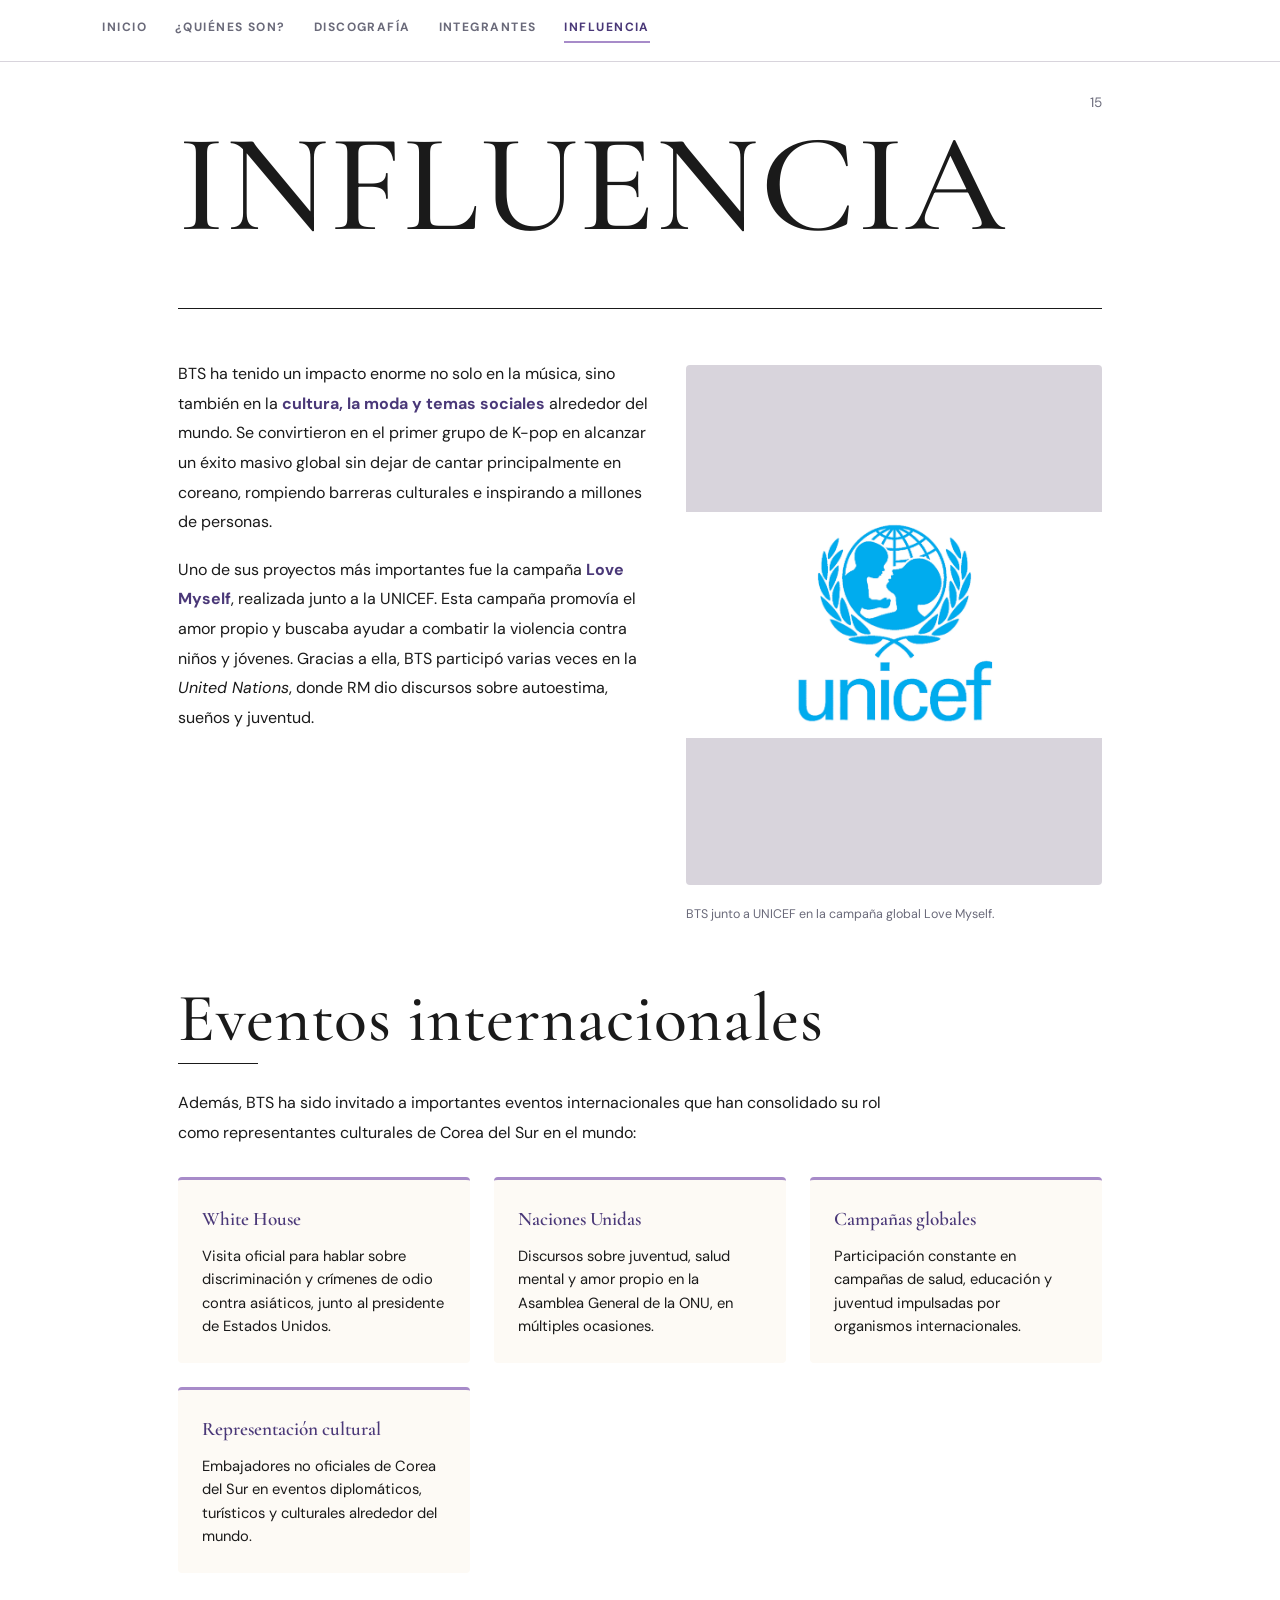
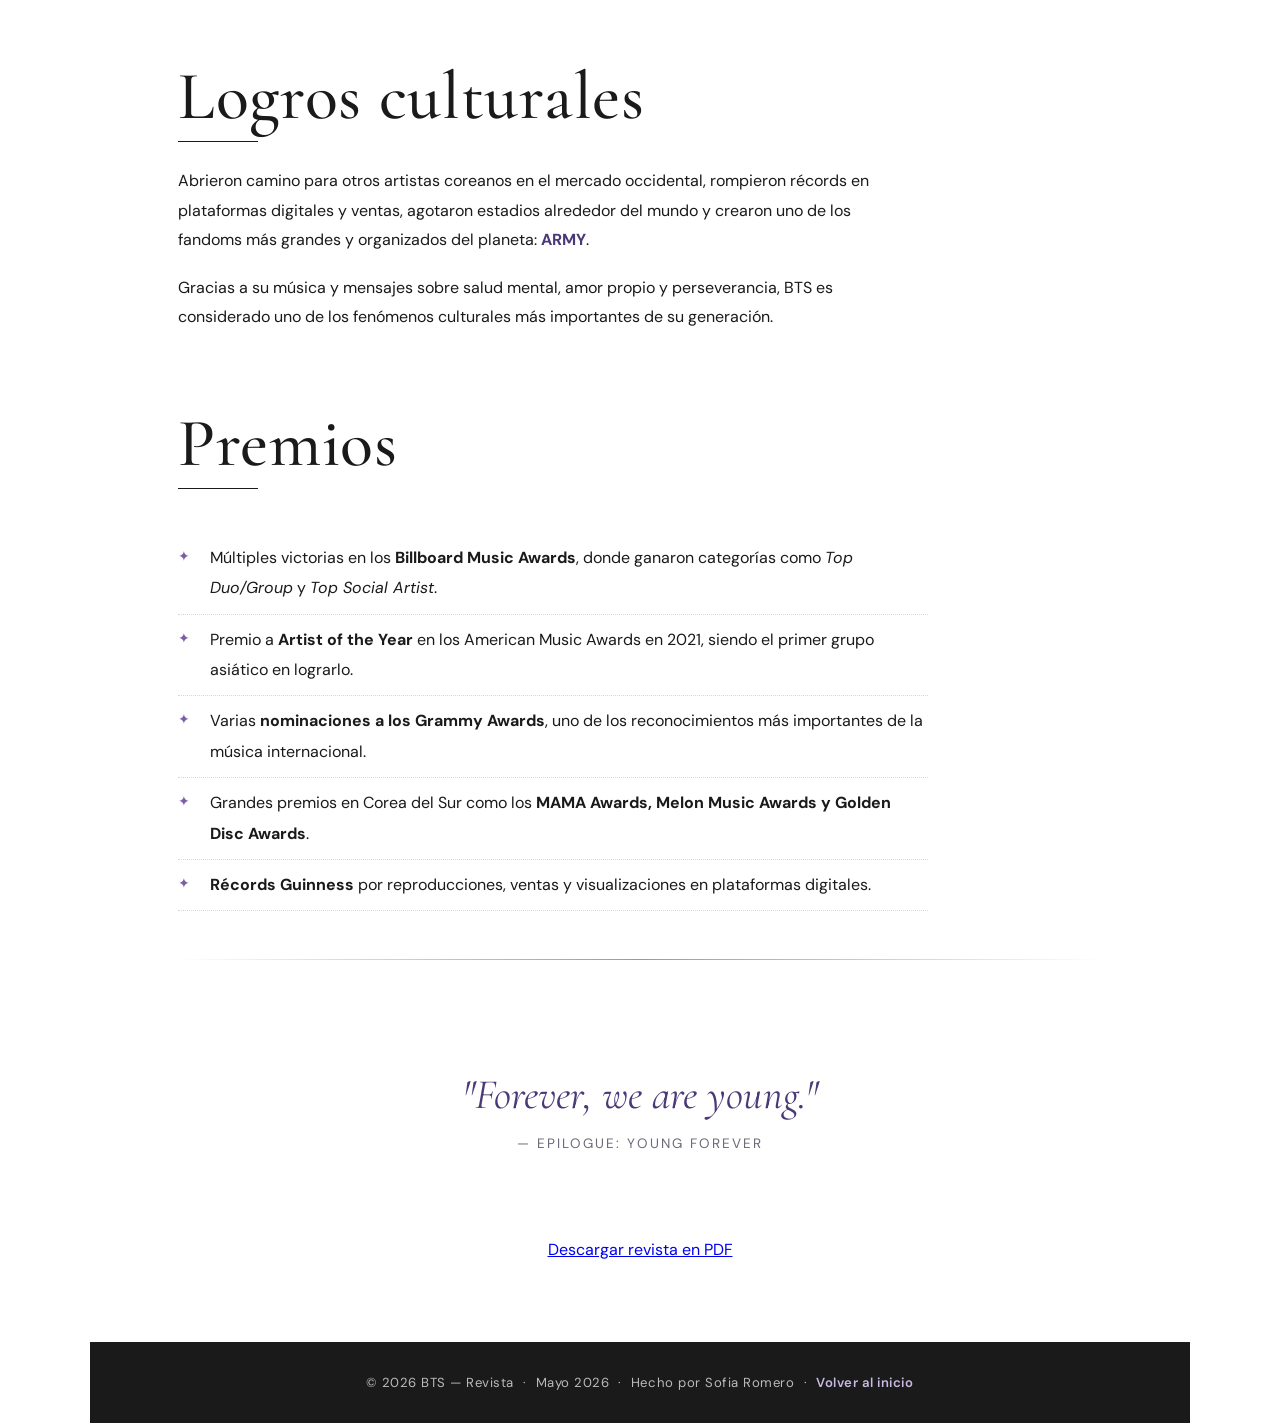
<file: seccion4.html>
<!DOCTYPE html>
<html lang="es">
<head>
  <meta charset="UTF-8">
  <meta name="viewport" content="width=device-width, initial-scale=1.0">
  <title>BTS — Influencia</title>
  <link rel="stylesheet" href="style.css">
</head>
<body id="sec4" class="fade-in">

<nav class="barra-nav">
  <a href="index.html">Inicio</a>
  <a href="seccion1.html">¿Quiénes son?</a>
  <a href="seccion2.html">Discografía</a>
  <a href="seccion3.html">Integrantes</a>
  <a href="seccion4.html" class="active">INFLUENCIA</a>
</nav>

<main>

  <header class="seccion-header">
    <span class="numero-pagina">15</span>
    <h1>INFLUENCIA
    </h1>
  </header>

  <div class="linea-titulo"></div>

  <section class="contenido">

    <div class="clearfix">
      <figure class="img-placeholder mitad" data-placeholder="Logo de UNICEF">
        <img src="png-clipart-unicef-logo-unicef-graphics-logo-invitational-banquet copia.jpg">
        <figcaption>BTS junto a UNICEF en la campaña global Love Myself.</figcaption>
      </figure>
      <div class="texto-articulo">
        <p>BTS ha tenido un impacto enorme no solo en la música, sino también en la <strong>cultura, la moda y temas sociales</strong> alrededor del mundo. Se convirtieron en el primer grupo de K-pop en alcanzar un éxito masivo global sin dejar de cantar principalmente en coreano, rompiendo barreras culturales e inspirando a millones de personas.</p>
        <p>Uno de sus proyectos más importantes fue la campaña <strong>Love Myself</strong>, realizada junto a la UNICEF. Esta campaña promovía el amor propio y buscaba ayudar a combatir la violencia contra niños y jóvenes. Gracias a ella, BTS participó varias veces en la <em>United Nations</em>, donde RM dio discursos sobre autoestima, sueños y juventud.</p>
      </div>
    </div>

    <h3 class="subtitulo-cap">Eventos internacionales</h3>

    <div class="texto-articulo">
      <p>Además, BTS ha sido invitado a importantes eventos internacionales que han consolidado su rol como representantes culturales de Corea del Sur en el mundo:</p>
    </div>

    <div class="grid-eventos">
      <div class="evento">
        <h4>White House</h4>
        <p>Visita oficial para hablar sobre discriminación y crímenes de odio contra asiáticos, junto al presidente de Estados Unidos.</p>
      </div>
      <div class="evento">
        <h4>Naciones Unidas</h4>
        <p>Discursos sobre juventud, salud mental y amor propio en la Asamblea General de la ONU, en múltiples ocasiones.</p>
      </div>
      <div class="evento">
        <h4>Campañas globales</h4>
        <p>Participación constante en campañas de salud, educación y juventud impulsadas por organismos internacionales.</p>
      </div>
      <div class="evento">
        <h4>Representación cultural</h4>
        <p>Embajadores no oficiales de Corea del Sur en eventos diplomáticos, turísticos y culturales alrededor del mundo.</p>
      </div>
    </div>

    <h3 class="subtitulo-cap">Logros culturales</h3>

    <div class="texto-articulo">
      <p>Abrieron camino para otros artistas coreanos en el mercado occidental, rompieron récords en plataformas digitales y ventas, agotaron estadios alrededor del mundo y crearon uno de los fandoms más grandes y organizados del planeta: <strong>ARMY</strong>.</p>
      <p>Gracias a su música y mensajes sobre salud mental, amor propio y perseverancia, BTS es considerado uno de los fenómenos culturales más importantes de su generación.</p>
    </div>

    <h3 class="subtitulo-cap">Premios</h3>

    <ul class="lista-premios">
      <li>Múltiples victorias en los <strong>Billboard Music Awards</strong>, donde ganaron categorías como <em>Top Duo/Group</em> y <em>Top Social Artist</em>.</li>
      <li>Premio a <strong>Artist of the Year</strong> en los American Music Awards en 2021, siendo el primer grupo asiático en lograrlo.</li>
      <li>Varias <strong>nominaciones a los Grammy Awards</strong>, uno de los reconocimientos más importantes de la música internacional.</li>
      <li>Grandes premios en Corea del Sur como los <strong>MAMA Awards, Melon Music Awards y Golden Disc Awards</strong>.</li>
      <li><strong>Récords Guinness</strong> por reproducciones, ventas y visualizaciones en plataformas digitales.</li>
    </ul>

    <div class="divisor"></div>

    <div class="cierre">
      <p class="frase">"Forever, we are young."</p>
      <span class="cancion">— Epilogue: Young Forever</span>
    </div>
     <div class="descarga-pdf">
            <a href="Revista BTS.pdf">Descargar revista en PDF</a>
        </div>

  </section>

  <footer class="pie">
    <p>© 2026 BTS — Revista &nbsp;·&nbsp; Mayo 2026 &nbsp;·&nbsp; Hecho por Sofia Romero &nbsp;·&nbsp; <a href="index.html">Volver al inicio</a></p>
  </footer>

</main>

<script>
  document.querySelectorAll('a[href]').forEach(link => {
    const href = link.getAttribute('href');
    if (!href.startsWith('#') && !href.startsWith('http') && !href.endsWith('.pdf')) {
      link.addEventListener('click', e => {
        e.preventDefault();
        document.body.classList.add('fade-out');
        setTimeout(() => { window.location = href; }, 380);
      });
    }
  });
</script>
</body>
</html>
</file>
<file: style.css>
/* ========================
   BTS — REVISTA
   Estilo editorial: serif elegante, lila/blanco, mucho aire
   ======================== */

@import url('https://fonts.googleapis.com/css2?family=Cormorant+Garamond:ital,wght@0,400;0,500;0,600;0,700;1,400;1,600&family=DM+Sans:wght@300;400;500;700&display=swap');

:root {
  --lila-claro: #c9b8e0;
  --lila:       #a78bc9;
  --lila-fuerte:#7a5fa8;
  --morado:     #4a3878;
  --crema:      #fdfaf5;
  --blanco:     #ffffff;
  --negro:      #1a1a1a;
  --gris:       #6a6a7a;
  --gris-claro: #d8d4dc;
}

* { margin: 0; padding: 0; box-sizing: border-box; }

body {
  font-family: 'DM Sans', sans-serif;
  background: var(--blanco);
  color: var(--negro);
  line-height: 1.6;
}

/* ========================
   TRANSICIONES DE PÁGINA
   ======================== */

.fade-in {
  animation: fadeIn 0.7s ease both;
}

@keyframes fadeIn {
  from { opacity: 0; transform: translateY(10px); }
  to   { opacity: 1; transform: translateY(0); }
}

body.fade-out {
  animation: fadeOut 0.4s ease both;
  pointer-events: none;
}

@keyframes fadeOut {
  from { opacity: 1; }
  to   { opacity: 0; }
}

/* ========================
   HOME / PORTADA
   ======================== */

body#home {
  min-height: 100vh;
  background: var(--blanco);
  padding: 30px 50px;
  display: flex;
  flex-direction: column;
  justify-content: center;
  position: relative;
  overflow: hidden;
}

/* Fecha arriba a la izquierda (tipo revista) */
.fecha-portada {
  font-family: 'DM Sans', sans-serif;
  font-size: 0.9rem;
  letter-spacing: 0.05em;
  color: var(--negro);
  text-transform: none;
  position: absolute;
  top: 30px;
  left: 50px;
}

/* Título BTS gigante */
body#home h1 {
  font-family: 'Cormorant Garamond', serif;
  font-weight: 500;
  font-size: clamp(140px, 25vw, 340px);
  color: var(--lila-claro);
  line-height: 0.85;
  letter-spacing: 0.02em;
  text-align: center;
  position: relative;
  z-index: 2;
}

/* Línea decorativa bajo BTS con mes */
.linea-fecha {
  display: flex;
  align-items: center;
  justify-content: center;
  gap: 20px;
  margin-top: 10px;
  margin-bottom: 50px;
  position: relative;
  z-index: 2;
}

.linea-fecha .barra {
  flex: 0 0 80px;
  height: 1px;
  background: var(--negro);
}

.linea-fecha .mes {
  font-family: 'Cormorant Garamond', serif;
  font-size: 1.1rem;
  color: var(--negro);
  letter-spacing: 0.05em;
}

/* Espacio para foto grupal */
.foto-portada {
  flex: 1;
  background: var(--gris-claro);
  border-radius: 4px;
  display: flex;
  align-items: center;
  justify-content: center;
  margin: 0 auto 30px;
  max-width: 600px;
  width: 100%;
  min-height: 200px;
  position: relative;
  z-index: 1;
}

.foto-portada img {
  width: 100%;
  height: 100%;
  object-fit: cover;
  border-radius: 4px;
}

.foto-portada::before {
  content: 'Foto grupal BTS — Mayo 2026';
  position: absolute;
  top: 50%;
  left: 50%;
  transform: translate(-50%, -50%);
  font-family: 'DM Sans', sans-serif;
  font-size: 0.9rem;
  color: var(--gris);
  letter-spacing: 0.05em;
  text-align: center;
}

/* Botones de navegación tipo Croma */
.botones-home {
  display: flex;
  gap: 12px;
  justify-content: center;
  flex-wrap: wrap;
  padding: 0;
  position: relative;
  z-index: 10;
}

.btn-nav {
  font-family: 'DM Sans', sans-serif;
  font-size: 0.78rem;
  font-weight: 700;
  letter-spacing: 0.12em;
  text-transform: uppercase;
  text-decoration: none;
  color: var(--blanco);
  background: var(--morado);
  padding: 13px 26px;
  border-radius: 100px;
  transition: background 0.25s ease, transform 0.2s ease;
}

.btn-nav:hover {
  background: var(--lila-fuerte);
  transform: translateY(-2px);
}

/* Garabatos morados decorativos en la portada */
.garabato {
  position: absolute;
  color: var(--lila-fuerte);
  font-size: 2rem;
  opacity: 0.6;
  pointer-events: none;
  z-index: 0;
}

.garabato.corazon-1 { top: 45%; left: 8%;  transform: rotate(-15deg); }
.garabato.corazon-2 { top: 60%; right: 9%; transform: rotate(20deg); }
.garabato.estrella  { top: 35%; right: 12%; transform: rotate(10deg); }

/* ========================
   SECCIONES INTERNAS
   ======================== */

main {
  max-width: 1100px;
  margin: 0 auto;
  padding: 0;
}

/* Encabezado con título grande tipo revista */
header.seccion-header {
  padding: 60px 8% 30px;
  text-align: left;
  background: var(--blanco);
  position: relative;
}

header.seccion-header .numero-pagina {
  font-family: 'DM Sans', sans-serif;
  font-size: 0.85rem;
  color: var(--gris);
  position: absolute;
  top: 30px;
  right: 8%;
}

header.seccion-header h1 {
  font-family: 'Cormorant Garamond', serif;
  font-weight: 500;
  font-size: clamp(60px, 12vw, 140px);
  color: var(--negro);
  line-height: 0.9;
  letter-spacing: 0.01em;
}

header.seccion-header h1 .inicial {
  /* La inicial se ve gigante y elegante */
  font-weight: 500;
}

header.seccion-header h2 {
  font-family: 'Cormorant Garamond', serif;
  font-style: italic;
  font-weight: 400;
  font-size: 1.3rem;
  color: var(--gris);
  margin-top: 16px;
  max-width: 700px;
}

/* Línea decorativa bajo el título */
.linea-titulo {
  height: 1px;
  background: var(--negro);
  margin: 30px 8% 0;
  width: calc(100% - 16%);
}

/* Nav superior */
nav.barra-nav {
  background: var(--blanco);
  padding: 18px 8%;
  display: flex;
  gap: 28px;
  flex-wrap: wrap;
  border-bottom: 1px solid var(--gris-claro);
  position: sticky;
  top: 0;
  z-index: 100;
  backdrop-filter: blur(8px);
  background: rgba(255,255,255,0.95);
}

nav.barra-nav a {
  font-family: 'DM Sans', sans-serif;
  font-size: 0.75rem;
  font-weight: 700;
  letter-spacing: 0.12em;
  text-transform: uppercase;
  text-decoration: none;
  color: var(--gris);
  padding-bottom: 4px;
  border-bottom: 2px solid transparent;
  transition: color 0.25s ease, border-bottom-color 0.25s ease;
}

nav.barra-nav a:hover,
nav.barra-nav a.active {
  color: var(--morado);
  border-bottom-color: var(--lila);
}

/* Sección de contenido */
section.contenido {
  padding: 50px 8% 60px;
}

/* Subtítulo de sección con barra decorativa */
.subtitulo-cap {
  font-family: 'Cormorant Garamond', serif;
  font-weight: 500;
  font-size: clamp(38px, 6vw, 68px);
  color: var(--negro);
  line-height: 1;
  letter-spacing: 0.01em;
  margin: 50px 0 24px;
  position: relative;
  display: inline-block;
}

.subtitulo-cap::after {
  content: '';
  display: block;
  width: 80px;
  height: 1px;
  background: var(--negro);
  margin-top: 10px;
}

/* Bloques de texto del artículo */
.texto-articulo {
  font-family: 'DM Sans', sans-serif;
  font-size: 1rem;
  line-height: 1.85;
  color: var(--negro);
  margin-bottom: 28px;
  max-width: 720px;
}

.texto-articulo p {
  margin-bottom: 18px;
}

.descarga-pdf {
    text-align: center;
    margin: 20px 0; /* Opcional: espacio arriba y abajo */
}

.texto-articulo p strong {
  font-weight: 700;
  color: var(--morado);
}

/* Lista con bullets pequeñas */
.lista-temas {
  font-family: 'DM Sans', sans-serif;
  font-size: 1rem;
  line-height: 1.9;
  color: var(--negro);
  margin: 8px 0 28px 20px;
  max-width: 600px;
}

.lista-temas li {
  list-style: none;
  position: relative;
  padding-left: 18px;
}

.lista-temas li::before {
  content: '·';
  color: var(--lila-fuerte);
  position: absolute;
  left: 0;
  font-size: 1.4rem;
  line-height: 1;
  top: 4px;
}

/* Cita destacada (estilo revista) */
.cita {
  font-family: 'Cormorant Garamond', serif;
  font-style: italic;
  font-size: 1.4rem;
  color: var(--morado);
  text-align: center;
  margin: 40px auto;
  padding: 24px 40px;
  border-top: 1px solid var(--gris-claro);
  border-bottom: 1px solid var(--gris-claro);
  max-width: 600px;
  line-height: 1.4;
}

.cita .fuente {
  display: block;
  font-style: normal;
  font-family: 'DM Sans', sans-serif;
  font-size: 0.8rem;
  letter-spacing: 0.1em;
  text-transform: uppercase;
  color: var(--gris);
  margin-top: 12px;
}

/* ========================
   IMÁGENES
   ======================== */

.img-placeholder {
  width: 100%;
  background: var(--gris-claro);
  border-radius: 4px;
  margin: 32px 0 60px;
  position: relative;
  min-height: 260px;
  aspect-ratio: 16/10;
  display: flex;
    justify-content: center;
    align-items: center;
}

.img-placeholder > img {
    max-width: 100%;
    max-height: 100%;
    width: auto;
    height: auto;
    object-fit: contain; 
}


.img-placeholder.mitad img,
.img-placeholder.izquierda img {
    width: auto;
    height: auto;
    max-width: 100%;
    max-height: 100%;
}

.img-placeholder > img {
  position: absolute;
  inset: 0;
  width: 100%;
  height: 100%;
  z-index: 1;
}

.img-placeholder > figcaption {
  position: absolute;
  top: 100%;
  left: 0;
  right: 0;
  margin-top: 10px;
}

.img-placeholder img {
  width: 100%;
  height: 100%;
  object-fit: cover;
  display: block;
}

/* Oculta imgs vacías para que solo se vea el placeholder limpio */
.img-placeholder img[src=""],
.img-placeholder img:not([src]),
.disco .img-disco img[src=""],
.disco .img-disco img:not([src]),
.foto-miembro img[src=""],
.foto-miembro img:not([src]),
.foto-portada img[src=""],
.foto-portada img:not([src]) {
  display: none;
}

.img-placeholder figcaption {
  font-family: 'DM Sans', sans-serif;
  font-size: 0.78rem;
  font-weight: 400;
  color: var(--gris);
  line-height: 1.5;
  padding: 10px 0 0;
  text-align: left;
  background: var(--blanco);
}

/* Placeholder de texto cuando no hay imagen */
.img-placeholder::before {
  content: attr(data-placeholder);
  position: absolute;
  top: 50%;
  left: 50%;
  transform: translate(-50%, -50%);
  font-family: 'DM Sans', sans-serif;
  font-size: 0.85rem;
  color: var(--gris);
  letter-spacing: 0.05em;
  text-align: center;
  padding: 0 20px;
  z-index: 0;
}

.img-placeholder img {
  position: relative;
  z-index: 1;
}

.img-placeholder.mitad {
  float: right;
  width: 45%;
  margin: 6px 0 50px 32px;
  aspect-ratio: 4/5;
}

.img-placeholder.izquierda {
  float: left;
  width: 45%;
  margin: 6px 32px 50px 0;
  aspect-ratio: 4/5;
}

.clearfix::after {
  content: '';
  display: table;
  clear: both;
}

/* Galería de discografía */
.galeria-discos {
  display: grid;
  grid-template-columns: repeat(auto-fill, minmax(160px, 1fr));
  gap: 16px;
  margin: 24px 0 40px;
}

.disco {
  display: flex;
  flex-direction: column;
  gap: 8px;
}

.disco .img-disco {
  aspect-ratio: 1/1;
  background: var(--gris-claro);
  border-radius: 4px;
  overflow: hidden;
  position: relative;
}

.disco .img-disco img {
  width: 100%;
  height: 100%;
  object-fit: cover;
}

.disco .img-disco::before {
  content: attr(data-placeholder);
  position: absolute;
  inset: 0;
  display: flex;
  align-items: center;
  justify-content: center;
  font-family: 'DM Sans', sans-serif;
  font-size: 0.7rem;
  color: var(--gris);
  text-align: center;
  padding: 8px;
  z-index: 0;
}

.disco .img-disco img {
  position: relative;
  z-index: 1;
}

.disco .nombre-disco {
  font-family: 'DM Sans', sans-serif;
  font-size: 0.78rem;
  font-weight: 500;
  color: var(--negro);
  text-align: center;
  letter-spacing: 0.03em;
}

/* Bloque de era de discografía */
.era-disco {
  margin: 40px 0;
}

.era-disco h3 {
  font-family: 'Cormorant Garamond', serif;
  font-weight: 500;
  font-size: clamp(28px, 4vw, 44px);
  color: var(--negro);
  line-height: 1;
  margin-bottom: 8px;
  display: inline-block;
  position: relative;
  padding-right: 40px;
}

.era-disco h3::after {
  content: '';
  position: absolute;
  bottom: 6px;
  right: 0;
  width: 30px;
  height: 1px;
  background: var(--negro);
}


/* ========================
   FICHA DE MIEMBRO
   ======================== */

.miembro {
  display: grid;
  grid-template-columns: 1fr 1fr;
  gap: 50px;
  align-items: start;
  margin-bottom: 80px;
  padding-bottom: 60px;
  border-bottom: 1px solid var(--gris-claro);
}

.miembro:last-of-type {
  border-bottom: none;
}

.miembro .info-miembro h2 {
  font-family: 'Cormorant Garamond', serif;
  font-weight: 500;
  font-size: clamp(60px, 8vw, 110px);
  color: var(--negro);
  line-height: 0.95;
  margin-bottom: 20px;
}

.miembro .texto-articulo {
  max-width: none;
}

.miembro .foto-miembro {
  background: var(--gris-claro);
  border-radius: 4px;
  overflow: hidden;
  aspect-ratio: 3/4;
  position: relative;
}

.miembro .foto-miembro img {
  width: 100%;
  height: 100%;
  object-fit: cover;
  position: relative;
  z-index: 1;
}

.miembro .foto-miembro::before {
  content: attr(data-placeholder);
  position: absolute;
  inset: 0;
  display: flex;
  align-items: center;
  justify-content: center;
  font-family: 'DM Sans', sans-serif;
  font-size: 0.85rem;
  color: var(--gris);
  text-align: center;
  padding: 0 20px;
  z-index: 0;
}

.miembro .subtitulo-cap {
  font-size: clamp(28px, 4vw, 40px);
  margin-top: 30px;
}

/* Marcas / colaboraciones — bloque informativo */
.bloque-info {
  background: var(--crema);
  border-left: 3px solid var(--lila);
  padding: 20px 24px;
  margin: 24px 0;
  font-family: 'DM Sans', sans-serif;
  font-size: 0.95rem;
  line-height: 1.7;
  color: var(--negro);
}

.bloque-info h4 {
  font-family: 'Cormorant Garamond', serif;
  font-weight: 600;
  font-size: 1.3rem;
  color: var(--morado);
  margin-bottom: 8px;
}

/* ========================
   INFLUENCIA — grid de eventos
   ======================== */

.grid-eventos {
  display: grid;
  grid-template-columns: repeat(auto-fit, minmax(220px, 1fr));
  gap: 24px;
  margin: 30px 0 40px;
}

.evento {
  background: var(--crema);
  padding: 24px;
  border-radius: 4px;
  border-top: 3px solid var(--lila);
}

.evento h4 {
  font-family: 'Cormorant Garamond', serif;
  font-weight: 600;
  font-size: 1.2rem;
  color: var(--morado);
  margin-bottom: 10px;
}

.evento p {
  font-family: 'DM Sans', sans-serif;
  font-size: 0.92rem;
  line-height: 1.6;
  color: var(--negro);
}

/* Lista de premios */
.lista-premios {
  font-family: 'DM Sans', sans-serif;
  font-size: 1rem;
  line-height: 1.9;
  color: var(--negro);
  margin: 20px 0 30px;
  max-width: 750px;
}

.lista-premios li {
  list-style: none;
  position: relative;
  padding: 10px 0 10px 32px;
  border-bottom: 1px dotted var(--gris-claro);
}

.lista-premios li::before {
  content: '✦';
  color: var(--lila-fuerte);
  position: absolute;
  left: 0;
  top: 10px;
  font-size: 0.9rem;
}

/* ========================
   ELEMENTOS DECORATIVOS
   ======================== */

.divisor {
  height: 1px;
  background: linear-gradient(90deg, transparent, var(--lila), transparent);
  margin: 48px 0;
}

/* Cita de cierre tipo "Forever, we are young" */
.cierre {
  text-align: center;
  padding: 60px 20px;
  font-family: 'Cormorant Garamond', serif;
  font-style: italic;
}

.cierre .frase {
  font-size: clamp(28px, 4vw, 42px);
  color: var(--morado);
  line-height: 1.3;
  margin-bottom: 8px;
}

.cierre .cancion {
  font-family: 'DM Sans', sans-serif;
  font-style: normal;
  font-size: 0.85rem;
  letter-spacing: 0.15em;
  text-transform: uppercase;
  color: var(--gris);
}

/* Footer */
footer.pie {
  background: var(--negro);
  color: rgba(255,255,255,0.7);
  padding: 30px 8%;
  text-align: center;
  font-family: 'DM Sans', sans-serif;
  font-size: 0.82rem;
  letter-spacing: 0.04em;
}

footer.pie a {
  color: var(--lila-claro);
  text-decoration: none;
  font-weight: 600;
}

/* ========================
   RESPONSIVE
   ======================== */

@media (max-width: 768px) {
  body#home {
    padding: 30px 25px 40px;
  }

  .img-placeholder.mitad,
  .img-placeholder.izquierda {
    float: none;
    width: 100%;
    margin: 24px 0;
    aspect-ratio: 16/10;
    
  }


  .miembro {
    grid-template-columns: 1fr;
    gap: 30px;
  }

  header.seccion-header {
    padding: 50px 6% 24px;
  }

  section.contenido {
    padding: 40px 6% 50px;
  }

  nav.barra-nav {
    gap: 18px;
    padding: 14px 6%;
  }

  .galeria-discos {
    grid-template-columns: repeat(auto-fill, minmax(120px, 1fr));
    gap: 12px;
  }
}
</file>
